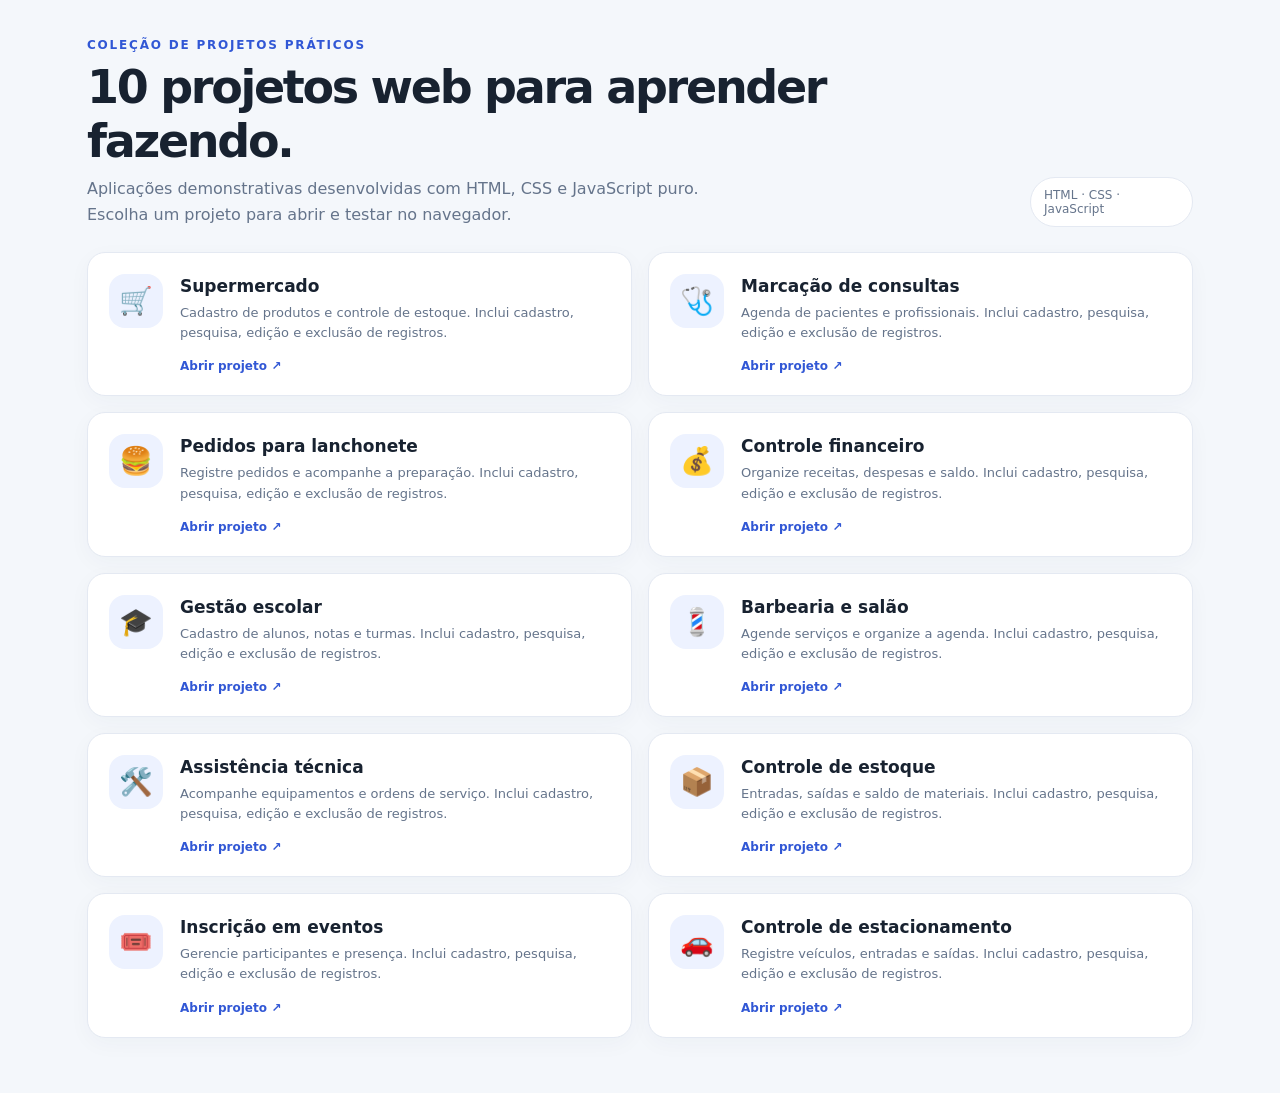
<file: index.html>
<!DOCTYPE html>
<html lang="pt-BR"><head><meta charset="UTF-8"><meta name="viewport" content="width=device-width, initial-scale=1.0">
<title>10 projetos em HTML, CSS e JavaScript</title><link rel="stylesheet" href="style.css"></head><body>
<main class="wrap"><header class="heading"><div><div class="eyebrow">Coleção de projetos práticos</div><h1>10 projetos web para aprender fazendo.</h1><p>Aplicações demonstrativas desenvolvidas com HTML, CSS e JavaScript puro.<br>Escolha um projeto para abrir e testar no navegador.</p></div><span class="tag">HTML · CSS · JavaScript</span></header>
<section class="grid">
      <a class="card" href="01-supermercado/index.html"><div class="ico">🛒</div><div><h2>Supermercado</h2><p>Cadastro de produtos e controle de estoque. Inclui cadastro, pesquisa, edição e exclusão de registros.</p><span class="go">Abrir projeto ↗</span></div></a>
      <a class="card" href="02-marcacao-consultas/index.html"><div class="ico">🩺</div><div><h2>Marcação de consultas</h2><p>Agenda de pacientes e profissionais. Inclui cadastro, pesquisa, edição e exclusão de registros.</p><span class="go">Abrir projeto ↗</span></div></a>
      <a class="card" href="03-lanchonete/index.html"><div class="ico">🍔</div><div><h2>Pedidos para lanchonete</h2><p>Registre pedidos e acompanhe a preparação. Inclui cadastro, pesquisa, edição e exclusão de registros.</p><span class="go">Abrir projeto ↗</span></div></a>
      <a class="card" href="04-financas/index.html"><div class="ico">💰</div><div><h2>Controle financeiro</h2><p>Organize receitas, despesas e saldo. Inclui cadastro, pesquisa, edição e exclusão de registros.</p><span class="go">Abrir projeto ↗</span></div></a>
      <a class="card" href="05-gestao-escolar/index.html"><div class="ico">🎓</div><div><h2>Gestão escolar</h2><p>Cadastro de alunos, notas e turmas. Inclui cadastro, pesquisa, edição e exclusão de registros.</p><span class="go">Abrir projeto ↗</span></div></a>
      <a class="card" href="06-salao/index.html"><div class="ico">💈</div><div><h2>Barbearia e salão</h2><p>Agende serviços e organize a agenda. Inclui cadastro, pesquisa, edição e exclusão de registros.</p><span class="go">Abrir projeto ↗</span></div></a>
      <a class="card" href="07-assistencia-tecnica/index.html"><div class="ico">🛠️</div><div><h2>Assistência técnica</h2><p>Acompanhe equipamentos e ordens de serviço. Inclui cadastro, pesquisa, edição e exclusão de registros.</p><span class="go">Abrir projeto ↗</span></div></a>
      <a class="card" href="08-estoque/index.html"><div class="ico">📦</div><div><h2>Controle de estoque</h2><p>Entradas, saídas e saldo de materiais. Inclui cadastro, pesquisa, edição e exclusão de registros.</p><span class="go">Abrir projeto ↗</span></div></a>
      <a class="card" href="09-eventos/index.html"><div class="ico">🎟️</div><div><h2>Inscrição em eventos</h2><p>Gerencie participantes e presença. Inclui cadastro, pesquisa, edição e exclusão de registros.</p><span class="go">Abrir projeto ↗</span></div></a>
      <a class="card" href="10-estacionamento/index.html"><div class="ico">🚗</div><div><h2>Controle de estacionamento</h2><p>Registre veículos, entradas e saídas. Inclui cadastro, pesquisa, edição e exclusão de registros.</p><span class="go">Abrir projeto ↗</span></div></a>
</section>
</main>
</body>
</html>
</file>
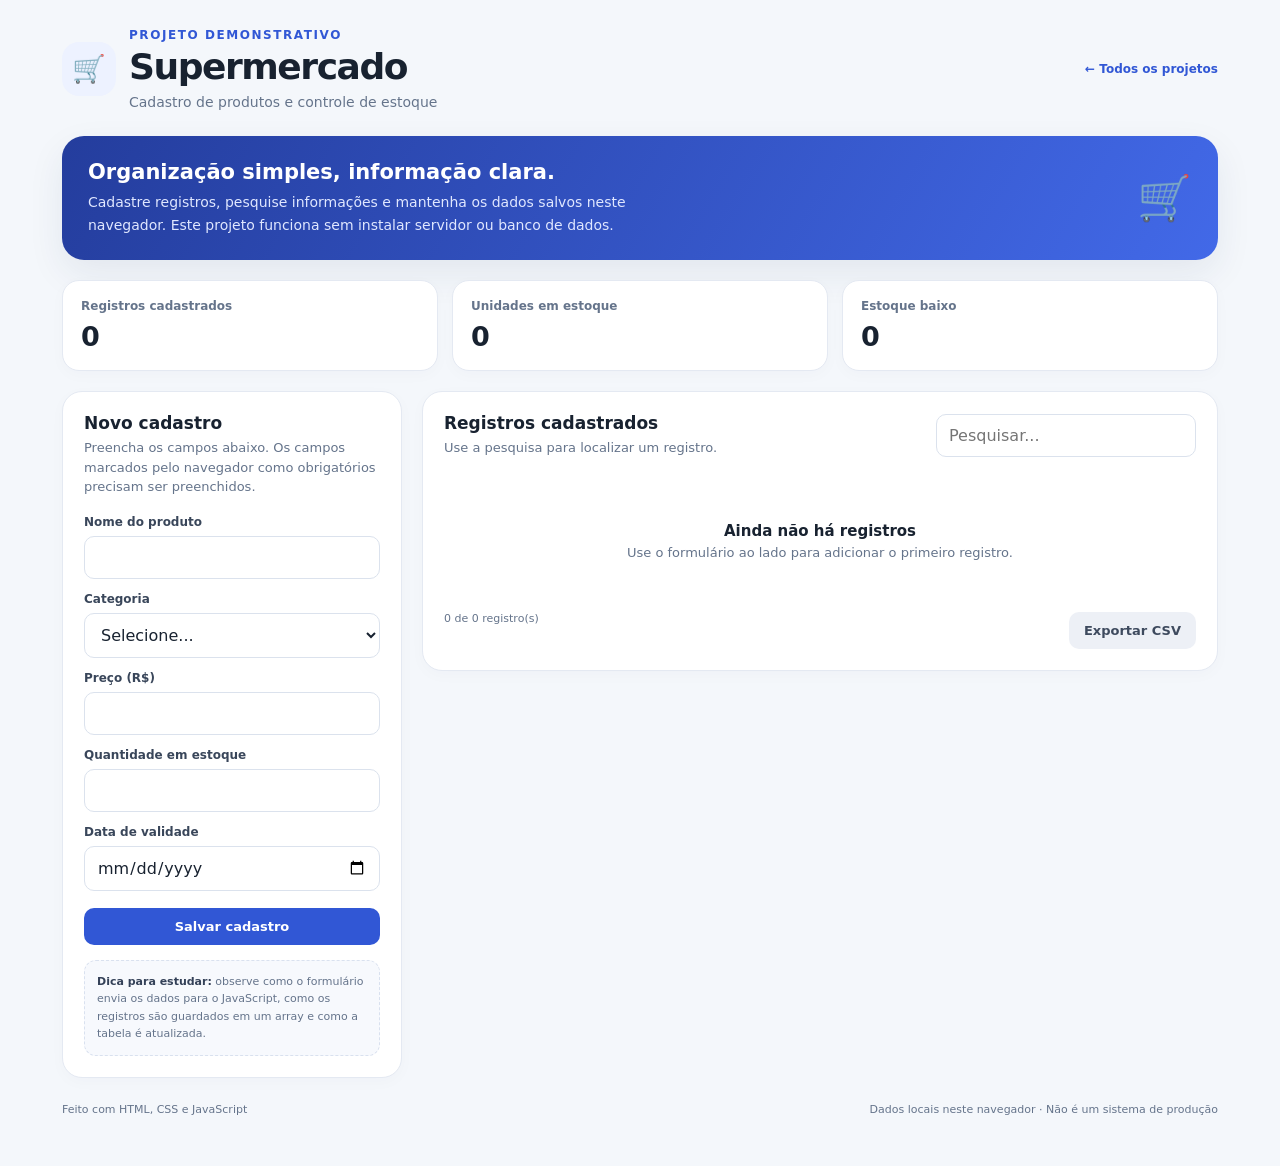
<file: 01-supermercado/index.html>
<!DOCTYPE html>
<html lang="pt-BR">
<head>
  <meta charset="UTF-8">
  <meta name="viewport" content="width=device-width, initial-scale=1.0">
  <meta name="description" content="Cadastro de produtos e controle de estoque">
  <title>Supermercado | Projeto HTML, CSS e JS</title>
  <link rel="stylesheet" href="style.css">
</head>
<body>
  <main class="shell">
    <header class="topbar">
      <div class="brand"><div class="logo" aria-hidden="true">🛒</div><div><p class="eyebrow">Projeto demonstrativo</p><h1>Supermercado</h1><p class="subtitle">Cadastro de produtos e controle de estoque</p></div></div>
      <a class="backlink" href="../index.html">← Todos os projetos</a>
    </header>
    <section class="hero">
      <div><h2>Organização simples, informação clara.</h2><p>Cadastre registros, pesquise informações e mantenha os dados salvos neste navegador. Este projeto funciona sem instalar servidor ou banco de dados.</p></div><div class="hero-mark" aria-hidden="true">🛒</div>
    </section>
    <section class="stats" id="stats" aria-label="Resumo do sistema"></section>
    <section class="content">
      <aside class="panel">
        <h3 id="formTitle">Novo cadastro</h3><p class="panel-intro">Preencha os campos abaixo. Os campos marcados pelo navegador como obrigatórios precisam ser preenchidos.</p>
        <form id="recordForm">
          <input type="hidden" id="recordId">
          <div class="form-grid"><div class="field"><label for="produto">Nome do produto</label><input id="produto" name="produto" type="text" required></div><div class="field"><label for="categoria">Categoria</label><select id="categoria" name="categoria" required><option value="">Selecione...</option><option value="Mercearia">Mercearia</option><option value="Hortifruti">Hortifruti</option><option value="Bebidas">Bebidas</option><option value="Limpeza">Limpeza</option><option value="Higiene">Higiene</option><option value="Outros">Outros</option></select></div><div class="field"><label for="preco">Preço (R$)</label><input id="preco" name="preco" type="number" min="0" step="0.01" required></div><div class="field"><label for="quantidade">Quantidade em estoque</label><input id="quantidade" name="quantidade" type="number" min="0" step="1" required></div><div class="field"><label for="validade">Data de validade</label><input id="validade" name="validade" type="date"></div></div>
          <div class="actions"><button class="btn btn-primary" type="submit" id="saveBtn">Salvar cadastro</button><button class="btn btn-secondary" type="button" id="cancelBtn" hidden>Cancelar edição</button></div>
          <div id="notice" class="notice" role="status" aria-live="polite"></div>
        </form>
        <div class="help"><strong>Dica para estudar:</strong> observe como o formulário envia os dados para o JavaScript, como os registros são guardados em um array e como a tabela é atualizada.</div>
      </aside>
      <section class="panel">
        <div class="list-head"><div><h3>Registros cadastrados</h3><p class="panel-intro" style="margin:5px 0 0">Use a pesquisa para localizar um registro.</p></div><input class="search" id="searchInput" type="search" placeholder="Pesquisar..." aria-label="Pesquisar registros"></div>
        <div class="filter-row" id="filters"></div>
        <div id="tableArea"></div>
        <div class="foot"><span id="countLabel">0 registros</span><button class="btn btn-secondary" type="button" id="exportBtn">Exportar CSV</button></div>
      </section>
    </section>
    <footer class="foot" style="margin-top:25px"><span>Feito com HTML, CSS e JavaScript</span><span>Dados locais neste navegador · Não é um sistema de produção</span></footer>
  </main>
  <script src="script.js"></script>
</body>
</html>
</file>
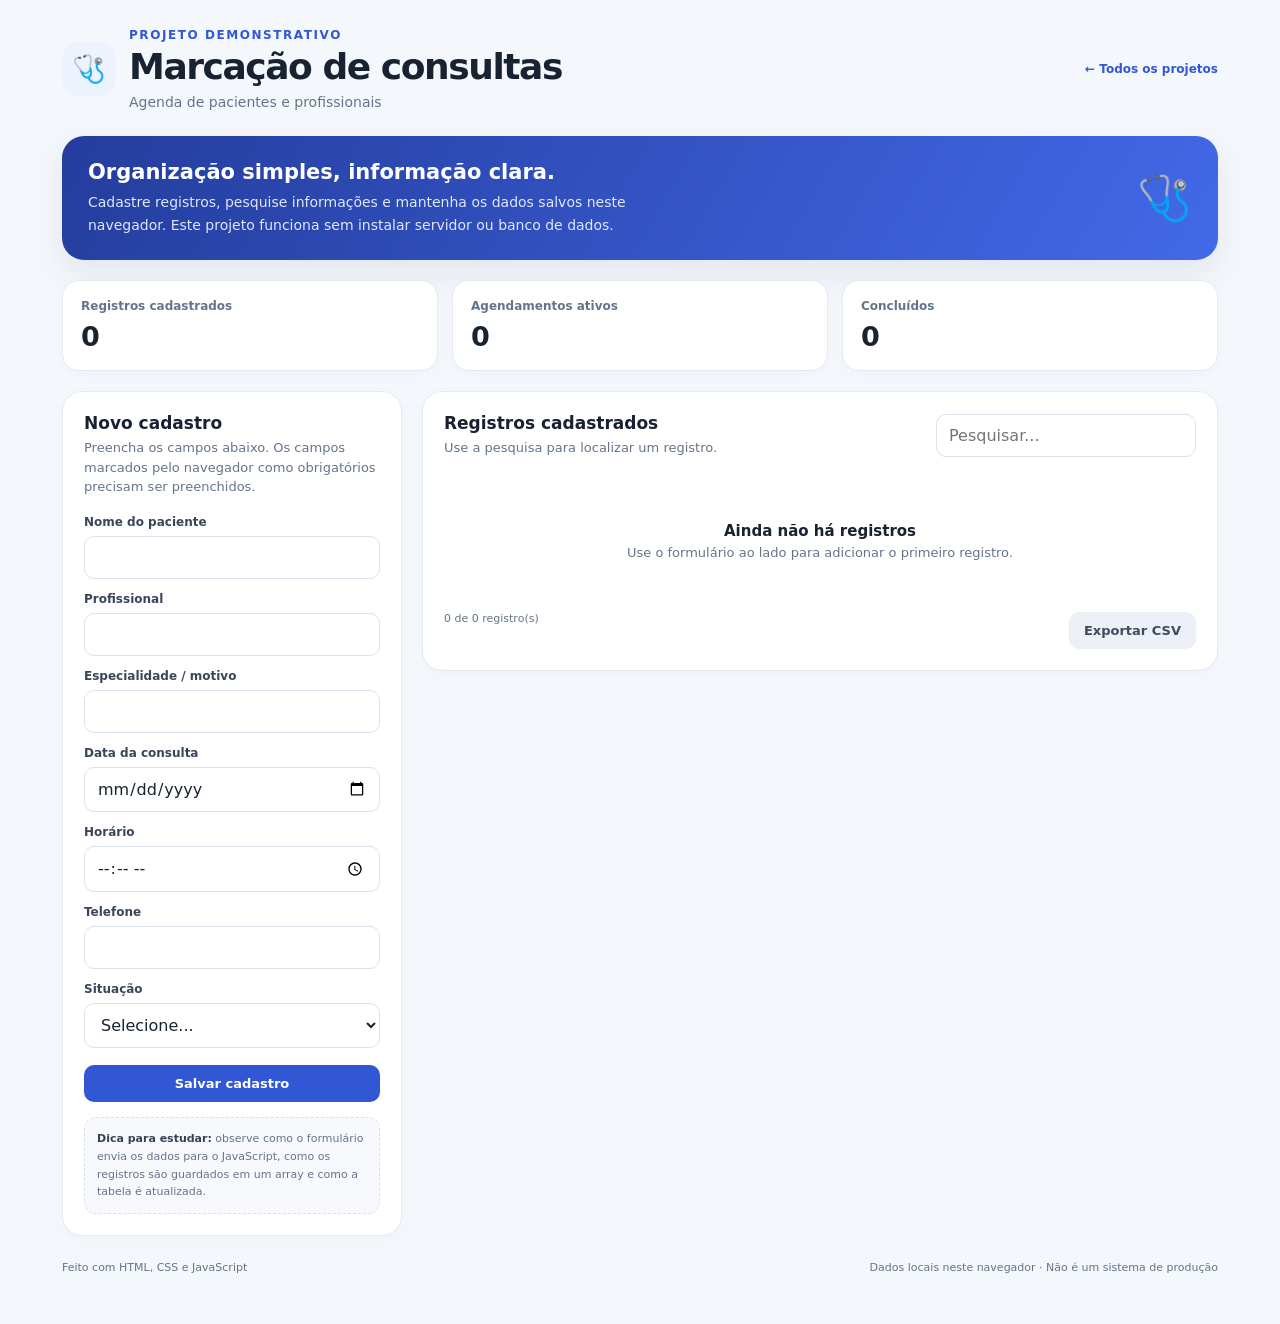
<file: 02-marcacao-consultas/index.html>
<!DOCTYPE html>
<html lang="pt-BR">
<head>
  <meta charset="UTF-8">
  <meta name="viewport" content="width=device-width, initial-scale=1.0">
  <meta name="description" content="Agenda de pacientes e profissionais">
  <title>Marcação de consultas | Projeto HTML, CSS e JS</title>
  <link rel="stylesheet" href="style.css">
</head>
<body>
  <main class="shell">
    <header class="topbar">
      <div class="brand"><div class="logo" aria-hidden="true">🩺</div><div><p class="eyebrow">Projeto demonstrativo</p><h1>Marcação de consultas</h1><p class="subtitle">Agenda de pacientes e profissionais</p></div></div>
      <a class="backlink" href="../index.html">← Todos os projetos</a>
    </header>
    <section class="hero">
      <div><h2>Organização simples, informação clara.</h2><p>Cadastre registros, pesquise informações e mantenha os dados salvos neste navegador. Este projeto funciona sem instalar servidor ou banco de dados.</p></div><div class="hero-mark" aria-hidden="true">🩺</div>
    </section>
    <section class="stats" id="stats" aria-label="Resumo do sistema"></section>
    <section class="content">
      <aside class="panel">
        <h3 id="formTitle">Novo cadastro</h3><p class="panel-intro">Preencha os campos abaixo. Os campos marcados pelo navegador como obrigatórios precisam ser preenchidos.</p>
        <form id="recordForm">
          <input type="hidden" id="recordId">
          <div class="form-grid"><div class="field"><label for="paciente">Nome do paciente</label><input id="paciente" name="paciente" type="text" required></div><div class="field"><label for="profissional">Profissional</label><input id="profissional" name="profissional" type="text" required></div><div class="field"><label for="servico">Especialidade / motivo</label><input id="servico" name="servico" type="text" required></div><div class="field"><label for="data">Data da consulta</label><input id="data" name="data" type="date" required></div><div class="field"><label for="hora">Horário</label><input id="hora" name="hora" type="time" required></div><div class="field"><label for="telefone">Telefone</label><input id="telefone" name="telefone" type="tel"></div><div class="field"><label for="status">Situação</label><select id="status" name="status" required><option value="">Selecione...</option><option value="Agendada">Agendada</option><option value="Confirmada">Confirmada</option><option value="Concluída">Concluída</option><option value="Cancelada">Cancelada</option></select></div></div>
          <div class="actions"><button class="btn btn-primary" type="submit" id="saveBtn">Salvar cadastro</button><button class="btn btn-secondary" type="button" id="cancelBtn" hidden>Cancelar edição</button></div>
          <div id="notice" class="notice" role="status" aria-live="polite"></div>
        </form>
        <div class="help"><strong>Dica para estudar:</strong> observe como o formulário envia os dados para o JavaScript, como os registros são guardados em um array e como a tabela é atualizada.</div>
      </aside>
      <section class="panel">
        <div class="list-head"><div><h3>Registros cadastrados</h3><p class="panel-intro" style="margin:5px 0 0">Use a pesquisa para localizar um registro.</p></div><input class="search" id="searchInput" type="search" placeholder="Pesquisar..." aria-label="Pesquisar registros"></div>
        <div class="filter-row" id="filters"></div>
        <div id="tableArea"></div>
        <div class="foot"><span id="countLabel">0 registros</span><button class="btn btn-secondary" type="button" id="exportBtn">Exportar CSV</button></div>
      </section>
    </section>
    <footer class="foot" style="margin-top:25px"><span>Feito com HTML, CSS e JavaScript</span><span>Dados locais neste navegador · Não é um sistema de produção</span></footer>
  </main>
  <script src="script.js"></script>
</body>
</html>
</file>
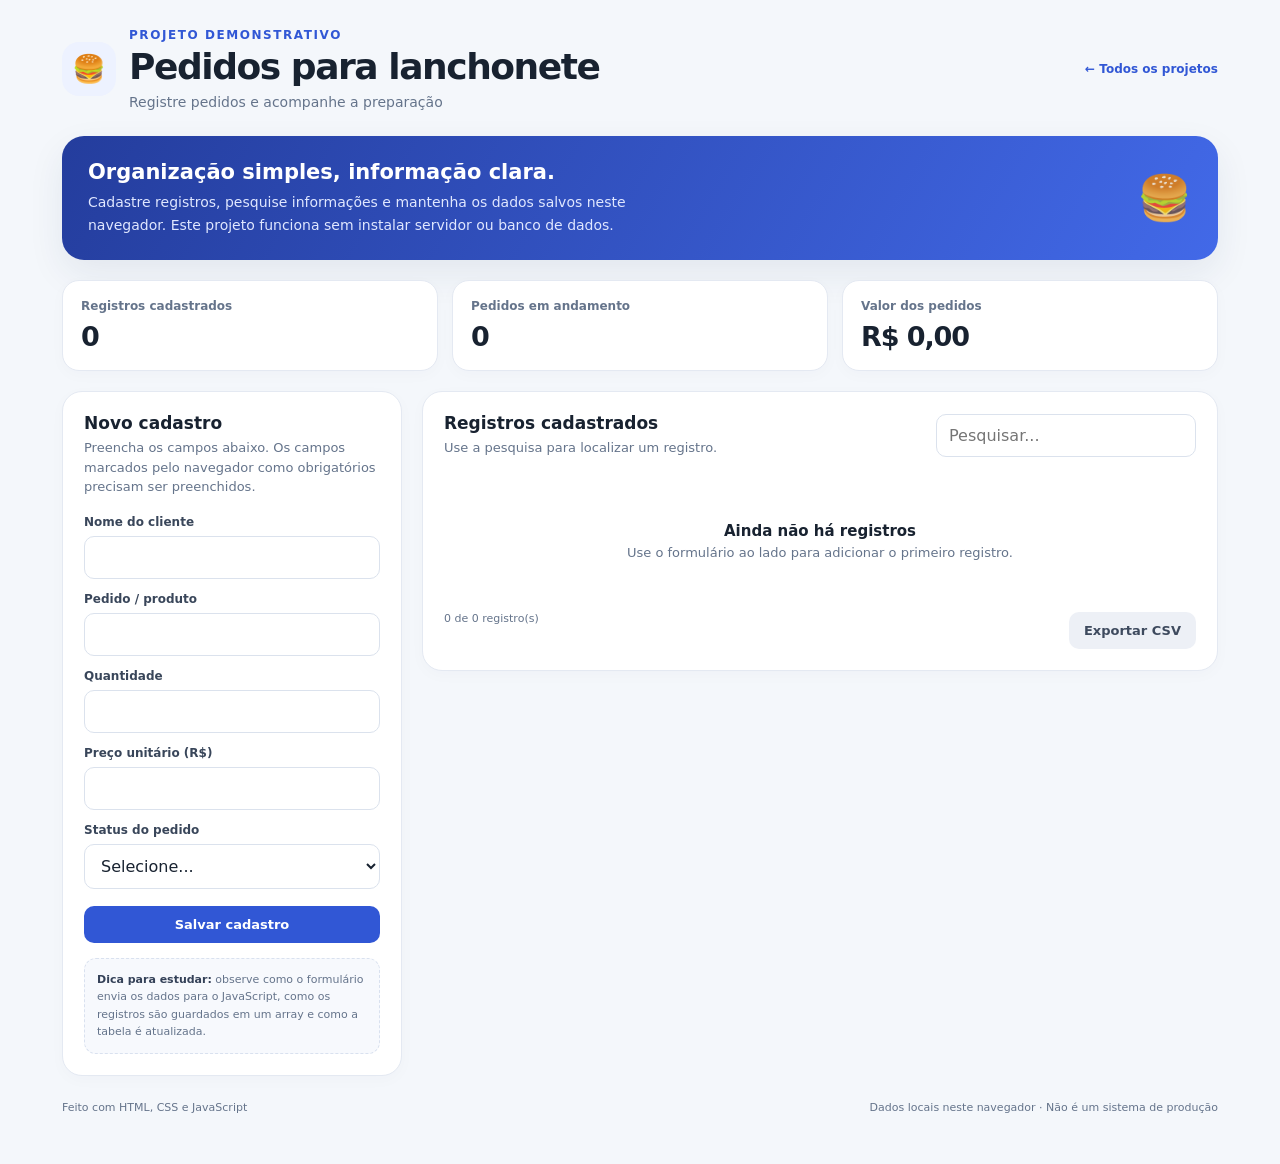
<file: 03-lanchonete/index.html>
<!DOCTYPE html>
<html lang="pt-BR">
<head>
  <meta charset="UTF-8">
  <meta name="viewport" content="width=device-width, initial-scale=1.0">
  <meta name="description" content="Registre pedidos e acompanhe a preparação">
  <title>Pedidos para lanchonete | Projeto HTML, CSS e JS</title>
  <link rel="stylesheet" href="style.css">
</head>
<body>
  <main class="shell">
    <header class="topbar">
      <div class="brand"><div class="logo" aria-hidden="true">🍔</div><div><p class="eyebrow">Projeto demonstrativo</p><h1>Pedidos para lanchonete</h1><p class="subtitle">Registre pedidos e acompanhe a preparação</p></div></div>
      <a class="backlink" href="../index.html">← Todos os projetos</a>
    </header>
    <section class="hero">
      <div><h2>Organização simples, informação clara.</h2><p>Cadastre registros, pesquise informações e mantenha os dados salvos neste navegador. Este projeto funciona sem instalar servidor ou banco de dados.</p></div><div class="hero-mark" aria-hidden="true">🍔</div>
    </section>
    <section class="stats" id="stats" aria-label="Resumo do sistema"></section>
    <section class="content">
      <aside class="panel">
        <h3 id="formTitle">Novo cadastro</h3><p class="panel-intro">Preencha os campos abaixo. Os campos marcados pelo navegador como obrigatórios precisam ser preenchidos.</p>
        <form id="recordForm">
          <input type="hidden" id="recordId">
          <div class="form-grid"><div class="field"><label for="cliente">Nome do cliente</label><input id="cliente" name="cliente" type="text" required></div><div class="field"><label for="produto">Pedido / produto</label><input id="produto" name="produto" type="text" required></div><div class="field"><label for="quantidade">Quantidade</label><input id="quantidade" name="quantidade" type="number" min="1" step="1" required></div><div class="field"><label for="preco">Preço unitário (R$)</label><input id="preco" name="preco" type="number" min="0" step="0.01" required></div><div class="field"><label for="status">Status do pedido</label><select id="status" name="status" required><option value="">Selecione...</option><option value="Recebido">Recebido</option><option value="Preparando">Preparando</option><option value="Pronto">Pronto</option><option value="Entregue">Entregue</option><option value="Cancelado">Cancelado</option></select></div></div>
          <div class="actions"><button class="btn btn-primary" type="submit" id="saveBtn">Salvar cadastro</button><button class="btn btn-secondary" type="button" id="cancelBtn" hidden>Cancelar edição</button></div>
          <div id="notice" class="notice" role="status" aria-live="polite"></div>
        </form>
        <div class="help"><strong>Dica para estudar:</strong> observe como o formulário envia os dados para o JavaScript, como os registros são guardados em um array e como a tabela é atualizada.</div>
      </aside>
      <section class="panel">
        <div class="list-head"><div><h3>Registros cadastrados</h3><p class="panel-intro" style="margin:5px 0 0">Use a pesquisa para localizar um registro.</p></div><input class="search" id="searchInput" type="search" placeholder="Pesquisar..." aria-label="Pesquisar registros"></div>
        <div class="filter-row" id="filters"></div>
        <div id="tableArea"></div>
        <div class="foot"><span id="countLabel">0 registros</span><button class="btn btn-secondary" type="button" id="exportBtn">Exportar CSV</button></div>
      </section>
    </section>
    <footer class="foot" style="margin-top:25px"><span>Feito com HTML, CSS e JavaScript</span><span>Dados locais neste navegador · Não é um sistema de produção</span></footer>
  </main>
  <script src="script.js"></script>
</body>
</html>
</file>
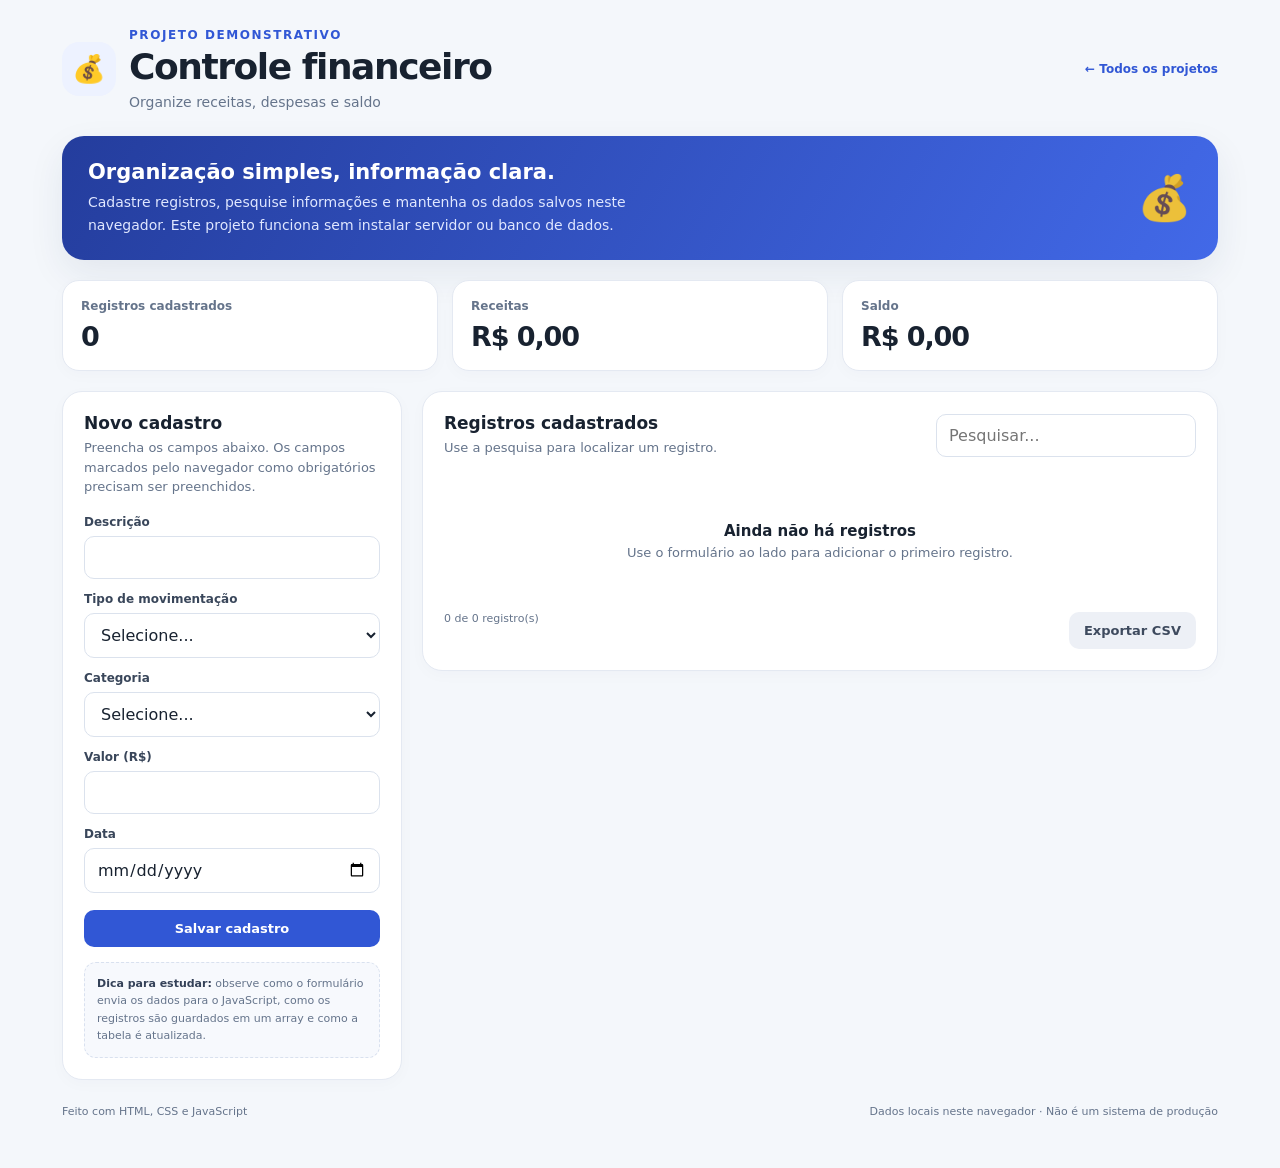
<file: 04-financas/index.html>
<!DOCTYPE html>
<html lang="pt-BR">
<head>
  <meta charset="UTF-8">
  <meta name="viewport" content="width=device-width, initial-scale=1.0">
  <meta name="description" content="Organize receitas, despesas e saldo">
  <title>Controle financeiro | Projeto HTML, CSS e JS</title>
  <link rel="stylesheet" href="style.css">
</head>
<body>
  <main class="shell">
    <header class="topbar">
      <div class="brand"><div class="logo" aria-hidden="true">💰</div><div><p class="eyebrow">Projeto demonstrativo</p><h1>Controle financeiro</h1><p class="subtitle">Organize receitas, despesas e saldo</p></div></div>
      <a class="backlink" href="../index.html">← Todos os projetos</a>
    </header>
    <section class="hero">
      <div><h2>Organização simples, informação clara.</h2><p>Cadastre registros, pesquise informações e mantenha os dados salvos neste navegador. Este projeto funciona sem instalar servidor ou banco de dados.</p></div><div class="hero-mark" aria-hidden="true">💰</div>
    </section>
    <section class="stats" id="stats" aria-label="Resumo do sistema"></section>
    <section class="content">
      <aside class="panel">
        <h3 id="formTitle">Novo cadastro</h3><p class="panel-intro">Preencha os campos abaixo. Os campos marcados pelo navegador como obrigatórios precisam ser preenchidos.</p>
        <form id="recordForm">
          <input type="hidden" id="recordId">
          <div class="form-grid"><div class="field"><label for="descricao">Descrição</label><input id="descricao" name="descricao" type="text" required></div><div class="field"><label for="tipo">Tipo de movimentação</label><select id="tipo" name="tipo" required><option value="">Selecione...</option><option value="Receita">Receita</option><option value="Despesa">Despesa</option></select></div><div class="field"><label for="categoria">Categoria</label><select id="categoria" name="categoria" required><option value="">Selecione...</option><option value="Alimentação">Alimentação</option><option value="Transporte">Transporte</option><option value="Moradia">Moradia</option><option value="Educação">Educação</option><option value="Saúde">Saúde</option><option value="Salário">Salário</option><option value="Vendas">Vendas</option><option value="Outros">Outros</option></select></div><div class="field"><label for="valor">Valor (R$)</label><input id="valor" name="valor" type="number" min="0.01" step="0.01" required></div><div class="field"><label for="data">Data</label><input id="data" name="data" type="date" required></div></div>
          <div class="actions"><button class="btn btn-primary" type="submit" id="saveBtn">Salvar cadastro</button><button class="btn btn-secondary" type="button" id="cancelBtn" hidden>Cancelar edição</button></div>
          <div id="notice" class="notice" role="status" aria-live="polite"></div>
        </form>
        <div class="help"><strong>Dica para estudar:</strong> observe como o formulário envia os dados para o JavaScript, como os registros são guardados em um array e como a tabela é atualizada.</div>
      </aside>
      <section class="panel">
        <div class="list-head"><div><h3>Registros cadastrados</h3><p class="panel-intro" style="margin:5px 0 0">Use a pesquisa para localizar um registro.</p></div><input class="search" id="searchInput" type="search" placeholder="Pesquisar..." aria-label="Pesquisar registros"></div>
        <div class="filter-row" id="filters"></div>
        <div id="tableArea"></div>
        <div class="foot"><span id="countLabel">0 registros</span><button class="btn btn-secondary" type="button" id="exportBtn">Exportar CSV</button></div>
      </section>
    </section>
    <footer class="foot" style="margin-top:25px"><span>Feito com HTML, CSS e JavaScript</span><span>Dados locais neste navegador · Não é um sistema de produção</span></footer>
  </main>
  <script src="script.js"></script>
</body>
</html>
</file>
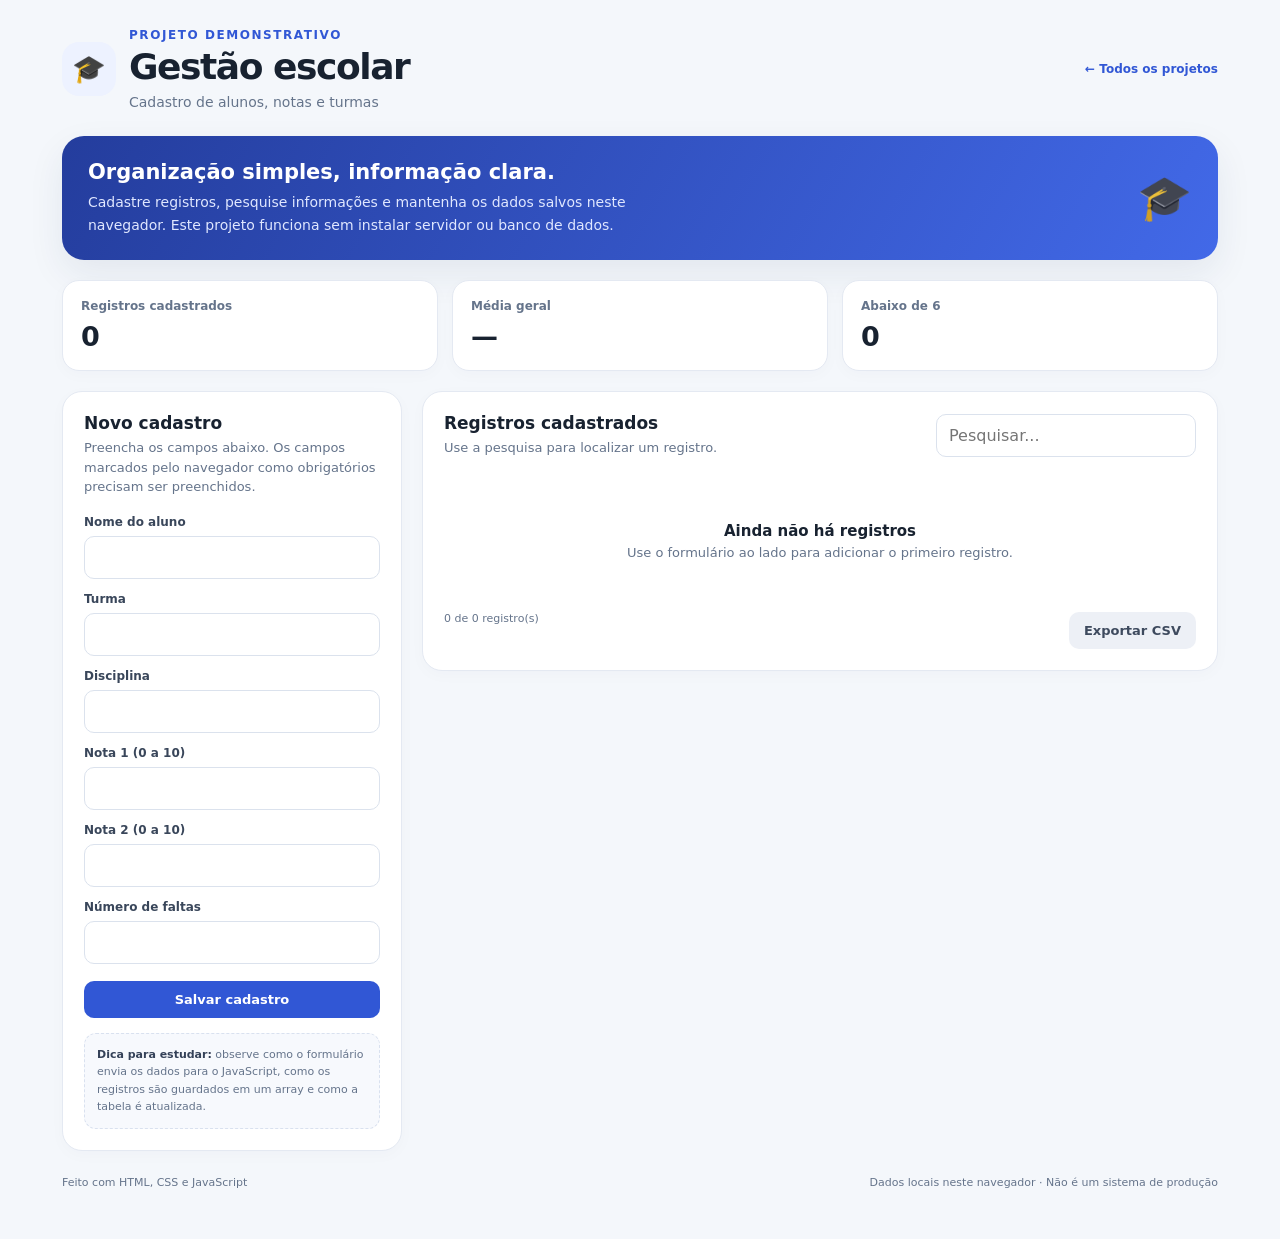
<file: 05-gestao-escolar/index.html>
<!DOCTYPE html>
<html lang="pt-BR">
<head>
  <meta charset="UTF-8">
  <meta name="viewport" content="width=device-width, initial-scale=1.0">
  <meta name="description" content="Cadastro de alunos, notas e turmas">
  <title>Gestão escolar | Projeto HTML, CSS e JS</title>
  <link rel="stylesheet" href="style.css">
</head>
<body>
  <main class="shell">
    <header class="topbar">
      <div class="brand"><div class="logo" aria-hidden="true">🎓</div><div><p class="eyebrow">Projeto demonstrativo</p><h1>Gestão escolar</h1><p class="subtitle">Cadastro de alunos, notas e turmas</p></div></div>
      <a class="backlink" href="../index.html">← Todos os projetos</a>
    </header>
    <section class="hero">
      <div><h2>Organização simples, informação clara.</h2><p>Cadastre registros, pesquise informações e mantenha os dados salvos neste navegador. Este projeto funciona sem instalar servidor ou banco de dados.</p></div><div class="hero-mark" aria-hidden="true">🎓</div>
    </section>
    <section class="stats" id="stats" aria-label="Resumo do sistema"></section>
    <section class="content">
      <aside class="panel">
        <h3 id="formTitle">Novo cadastro</h3><p class="panel-intro">Preencha os campos abaixo. Os campos marcados pelo navegador como obrigatórios precisam ser preenchidos.</p>
        <form id="recordForm">
          <input type="hidden" id="recordId">
          <div class="form-grid"><div class="field"><label for="nome">Nome do aluno</label><input id="nome" name="nome" type="text" required></div><div class="field"><label for="turma">Turma</label><input id="turma" name="turma" type="text" required></div><div class="field"><label for="disciplina">Disciplina</label><input id="disciplina" name="disciplina" type="text" required></div><div class="field"><label for="nota1">Nota 1 (0 a 10)</label><input id="nota1" name="nota1" type="number" min="0" max="10" step="0.1" required></div><div class="field"><label for="nota2">Nota 2 (0 a 10)</label><input id="nota2" name="nota2" type="number" min="0" max="10" step="0.1" required></div><div class="field"><label for="faltas">Número de faltas</label><input id="faltas" name="faltas" type="number" min="0" step="1" required></div></div>
          <div class="actions"><button class="btn btn-primary" type="submit" id="saveBtn">Salvar cadastro</button><button class="btn btn-secondary" type="button" id="cancelBtn" hidden>Cancelar edição</button></div>
          <div id="notice" class="notice" role="status" aria-live="polite"></div>
        </form>
        <div class="help"><strong>Dica para estudar:</strong> observe como o formulário envia os dados para o JavaScript, como os registros são guardados em um array e como a tabela é atualizada.</div>
      </aside>
      <section class="panel">
        <div class="list-head"><div><h3>Registros cadastrados</h3><p class="panel-intro" style="margin:5px 0 0">Use a pesquisa para localizar um registro.</p></div><input class="search" id="searchInput" type="search" placeholder="Pesquisar..." aria-label="Pesquisar registros"></div>
        <div class="filter-row" id="filters"></div>
        <div id="tableArea"></div>
        <div class="foot"><span id="countLabel">0 registros</span><button class="btn btn-secondary" type="button" id="exportBtn">Exportar CSV</button></div>
      </section>
    </section>
    <footer class="foot" style="margin-top:25px"><span>Feito com HTML, CSS e JavaScript</span><span>Dados locais neste navegador · Não é um sistema de produção</span></footer>
  </main>
  <script src="script.js"></script>
</body>
</html>
</file>
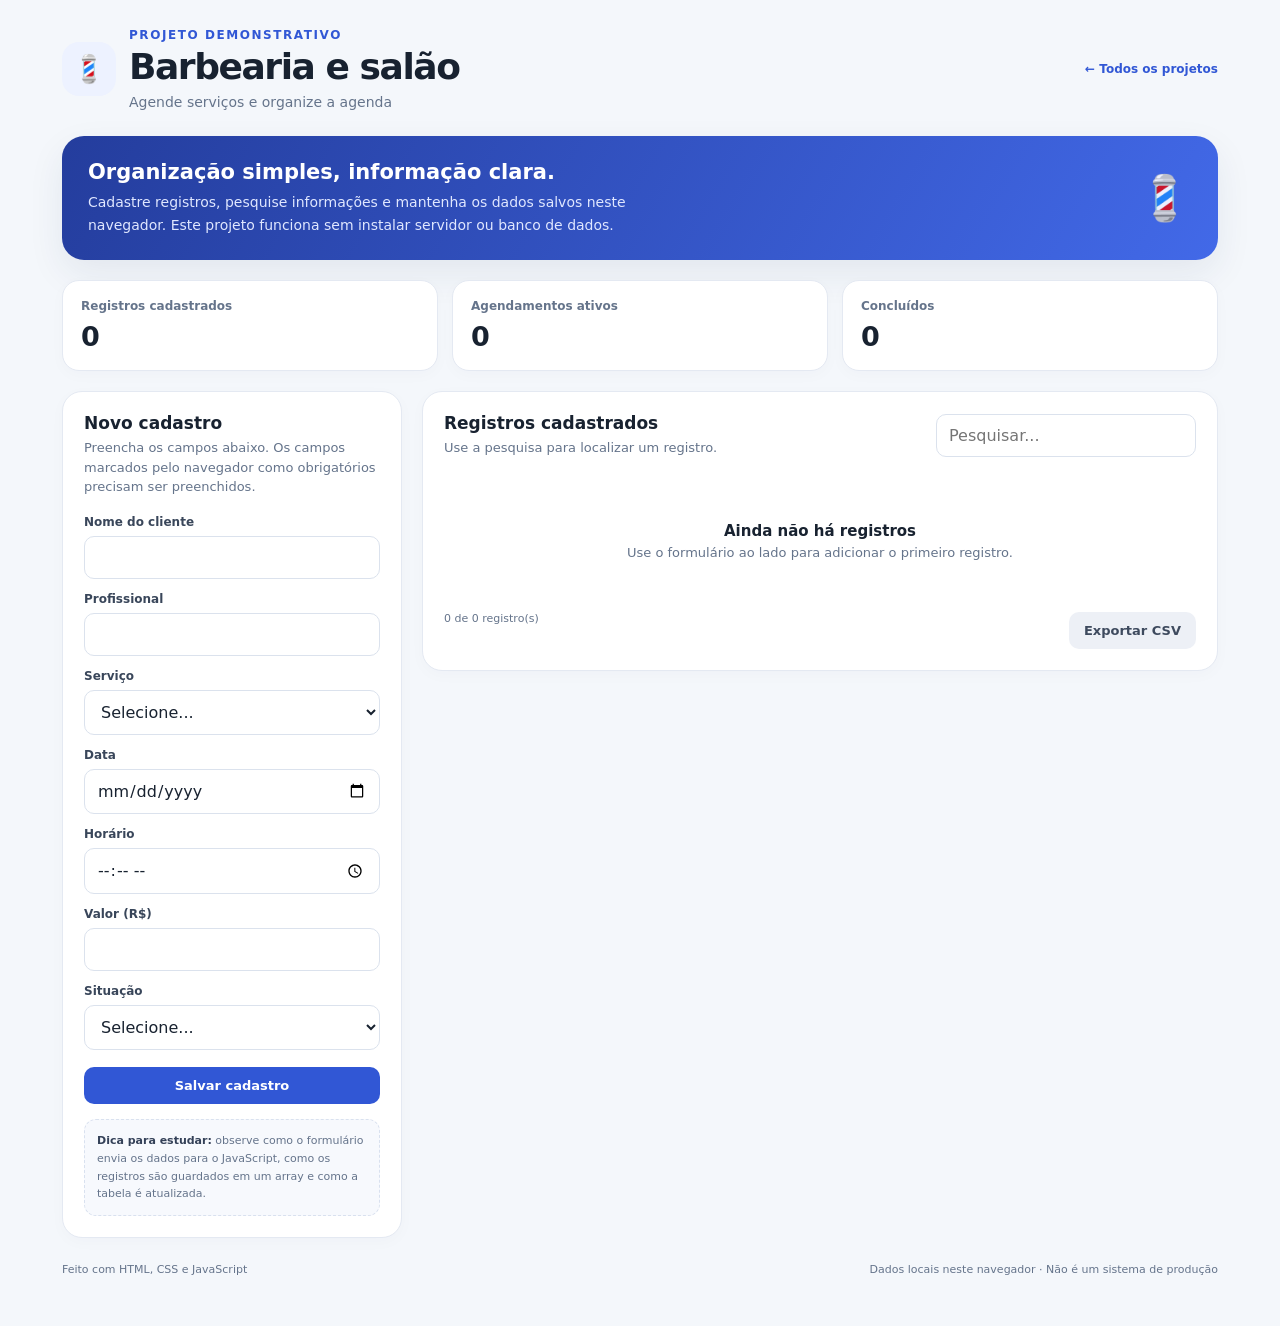
<file: 06-salao/index.html>
<!DOCTYPE html>
<html lang="pt-BR">
<head>
  <meta charset="UTF-8">
  <meta name="viewport" content="width=device-width, initial-scale=1.0">
  <meta name="description" content="Agende serviços e organize a agenda">
  <title>Barbearia e salão | Projeto HTML, CSS e JS</title>
  <link rel="stylesheet" href="style.css">
</head>
<body>
  <main class="shell">
    <header class="topbar">
      <div class="brand"><div class="logo" aria-hidden="true">💈</div><div><p class="eyebrow">Projeto demonstrativo</p><h1>Barbearia e salão</h1><p class="subtitle">Agende serviços e organize a agenda</p></div></div>
      <a class="backlink" href="../index.html">← Todos os projetos</a>
    </header>
    <section class="hero">
      <div><h2>Organização simples, informação clara.</h2><p>Cadastre registros, pesquise informações e mantenha os dados salvos neste navegador. Este projeto funciona sem instalar servidor ou banco de dados.</p></div><div class="hero-mark" aria-hidden="true">💈</div>
    </section>
    <section class="stats" id="stats" aria-label="Resumo do sistema"></section>
    <section class="content">
      <aside class="panel">
        <h3 id="formTitle">Novo cadastro</h3><p class="panel-intro">Preencha os campos abaixo. Os campos marcados pelo navegador como obrigatórios precisam ser preenchidos.</p>
        <form id="recordForm">
          <input type="hidden" id="recordId">
          <div class="form-grid"><div class="field"><label for="cliente">Nome do cliente</label><input id="cliente" name="cliente" type="text" required></div><div class="field"><label for="profissional">Profissional</label><input id="profissional" name="profissional" type="text" required></div><div class="field"><label for="servico">Serviço</label><select id="servico" name="servico" required><option value="">Selecione...</option><option value="Corte">Corte</option><option value="Barba">Barba</option><option value="Corte + barba">Corte + barba</option><option value="Manicure">Manicure</option><option value="Coloração">Coloração</option><option value="Outro">Outro</option></select></div><div class="field"><label for="data">Data</label><input id="data" name="data" type="date" required></div><div class="field"><label for="hora">Horário</label><input id="hora" name="hora" type="time" required></div><div class="field"><label for="valor">Valor (R$)</label><input id="valor" name="valor" type="number" min="0" step="0.01" required></div><div class="field"><label for="status">Situação</label><select id="status" name="status" required><option value="">Selecione...</option><option value="Agendado">Agendado</option><option value="Concluído">Concluído</option><option value="Cancelado">Cancelado</option></select></div></div>
          <div class="actions"><button class="btn btn-primary" type="submit" id="saveBtn">Salvar cadastro</button><button class="btn btn-secondary" type="button" id="cancelBtn" hidden>Cancelar edição</button></div>
          <div id="notice" class="notice" role="status" aria-live="polite"></div>
        </form>
        <div class="help"><strong>Dica para estudar:</strong> observe como o formulário envia os dados para o JavaScript, como os registros são guardados em um array e como a tabela é atualizada.</div>
      </aside>
      <section class="panel">
        <div class="list-head"><div><h3>Registros cadastrados</h3><p class="panel-intro" style="margin:5px 0 0">Use a pesquisa para localizar um registro.</p></div><input class="search" id="searchInput" type="search" placeholder="Pesquisar..." aria-label="Pesquisar registros"></div>
        <div class="filter-row" id="filters"></div>
        <div id="tableArea"></div>
        <div class="foot"><span id="countLabel">0 registros</span><button class="btn btn-secondary" type="button" id="exportBtn">Exportar CSV</button></div>
      </section>
    </section>
    <footer class="foot" style="margin-top:25px"><span>Feito com HTML, CSS e JavaScript</span><span>Dados locais neste navegador · Não é um sistema de produção</span></footer>
  </main>
  <script src="script.js"></script>
</body>
</html>
</file>
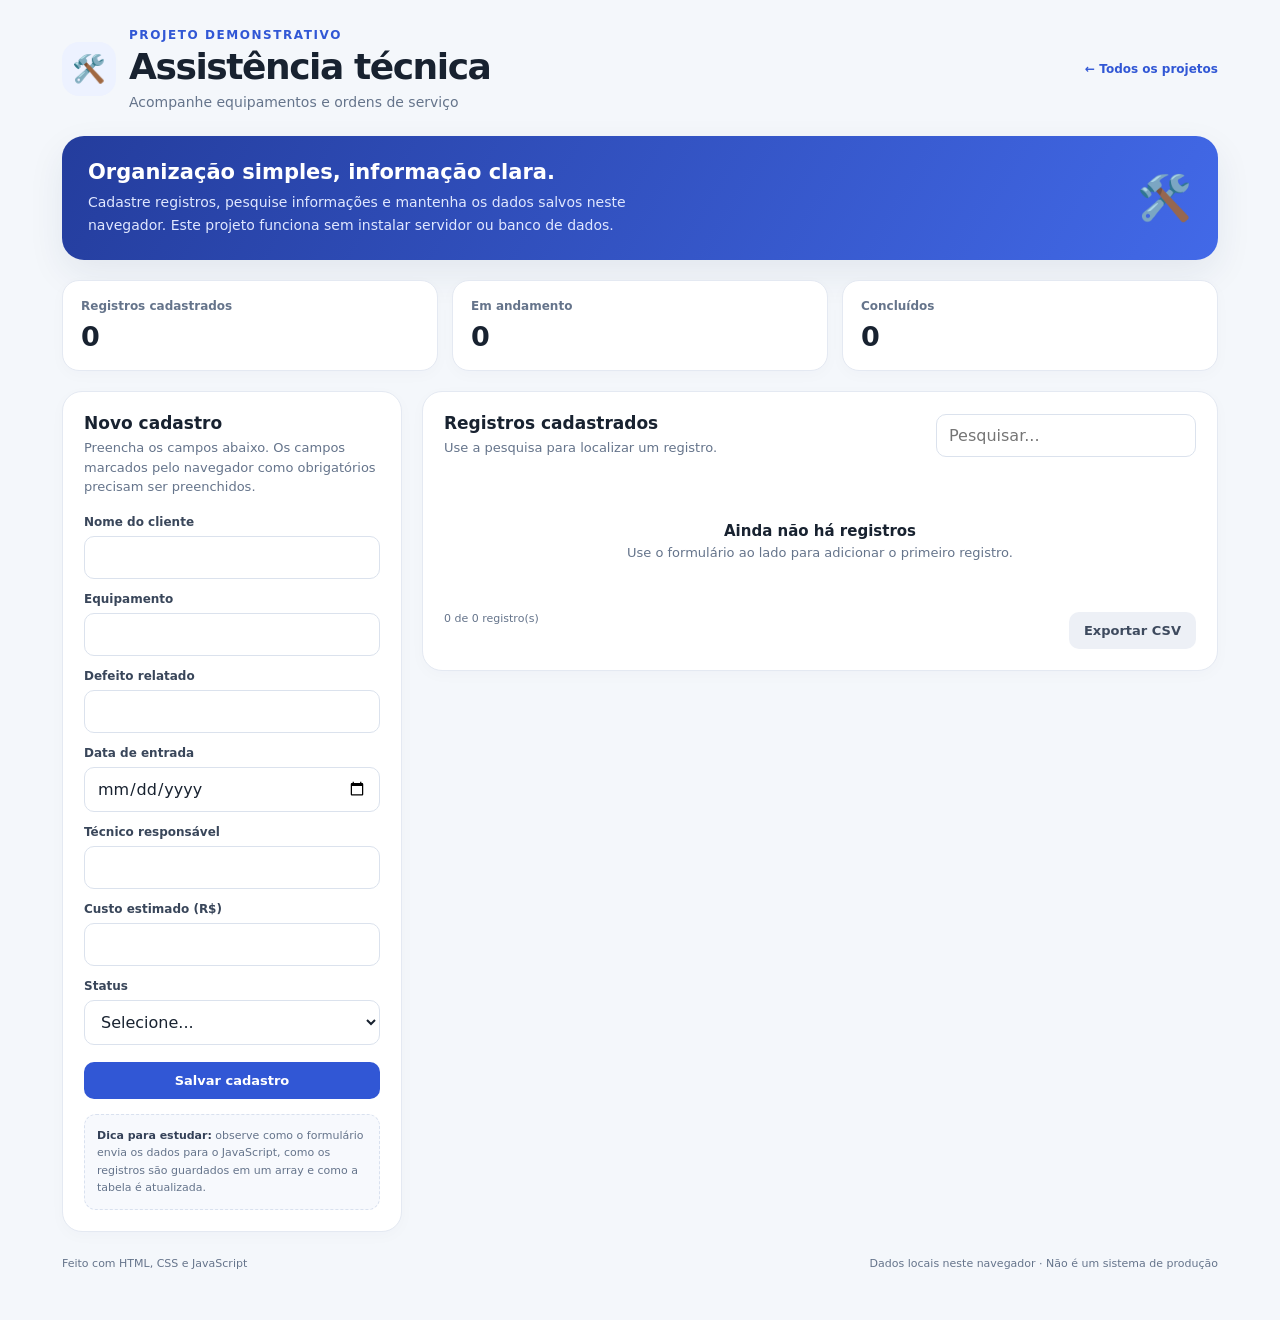
<file: 07-assistencia-tecnica/index.html>
<!DOCTYPE html>
<html lang="pt-BR">
<head>
  <meta charset="UTF-8">
  <meta name="viewport" content="width=device-width, initial-scale=1.0">
  <meta name="description" content="Acompanhe equipamentos e ordens de serviço">
  <title>Assistência técnica | Projeto HTML, CSS e JS</title>
  <link rel="stylesheet" href="style.css">
</head>
<body>
  <main class="shell">
    <header class="topbar">
      <div class="brand"><div class="logo" aria-hidden="true">🛠️</div><div><p class="eyebrow">Projeto demonstrativo</p><h1>Assistência técnica</h1><p class="subtitle">Acompanhe equipamentos e ordens de serviço</p></div></div>
      <a class="backlink" href="../index.html">← Todos os projetos</a>
    </header>
    <section class="hero">
      <div><h2>Organização simples, informação clara.</h2><p>Cadastre registros, pesquise informações e mantenha os dados salvos neste navegador. Este projeto funciona sem instalar servidor ou banco de dados.</p></div><div class="hero-mark" aria-hidden="true">🛠️</div>
    </section>
    <section class="stats" id="stats" aria-label="Resumo do sistema"></section>
    <section class="content">
      <aside class="panel">
        <h3 id="formTitle">Novo cadastro</h3><p class="panel-intro">Preencha os campos abaixo. Os campos marcados pelo navegador como obrigatórios precisam ser preenchidos.</p>
        <form id="recordForm">
          <input type="hidden" id="recordId">
          <div class="form-grid"><div class="field"><label for="cliente">Nome do cliente</label><input id="cliente" name="cliente" type="text" required></div><div class="field"><label for="equipamento">Equipamento</label><input id="equipamento" name="equipamento" type="text" required></div><div class="field"><label for="defeito">Defeito relatado</label><input id="defeito" name="defeito" type="text" required></div><div class="field"><label for="data">Data de entrada</label><input id="data" name="data" type="date" required></div><div class="field"><label for="tecnico">Técnico responsável</label><input id="tecnico" name="tecnico" type="text" required></div><div class="field"><label for="custo">Custo estimado (R$)</label><input id="custo" name="custo" type="number" min="0" step="0.01" required></div><div class="field"><label for="status">Status</label><select id="status" name="status" required><option value="">Selecione...</option><option value="Recebido">Recebido</option><option value="Em diagnóstico">Em diagnóstico</option><option value="Aguardando peça">Aguardando peça</option><option value="Em reparo">Em reparo</option><option value="Concluído">Concluído</option><option value="Entregue">Entregue</option></select></div></div>
          <div class="actions"><button class="btn btn-primary" type="submit" id="saveBtn">Salvar cadastro</button><button class="btn btn-secondary" type="button" id="cancelBtn" hidden>Cancelar edição</button></div>
          <div id="notice" class="notice" role="status" aria-live="polite"></div>
        </form>
        <div class="help"><strong>Dica para estudar:</strong> observe como o formulário envia os dados para o JavaScript, como os registros são guardados em um array e como a tabela é atualizada.</div>
      </aside>
      <section class="panel">
        <div class="list-head"><div><h3>Registros cadastrados</h3><p class="panel-intro" style="margin:5px 0 0">Use a pesquisa para localizar um registro.</p></div><input class="search" id="searchInput" type="search" placeholder="Pesquisar..." aria-label="Pesquisar registros"></div>
        <div class="filter-row" id="filters"></div>
        <div id="tableArea"></div>
        <div class="foot"><span id="countLabel">0 registros</span><button class="btn btn-secondary" type="button" id="exportBtn">Exportar CSV</button></div>
      </section>
    </section>
    <footer class="foot" style="margin-top:25px"><span>Feito com HTML, CSS e JavaScript</span><span>Dados locais neste navegador · Não é um sistema de produção</span></footer>
  </main>
  <script src="script.js"></script>
</body>
</html>
</file>
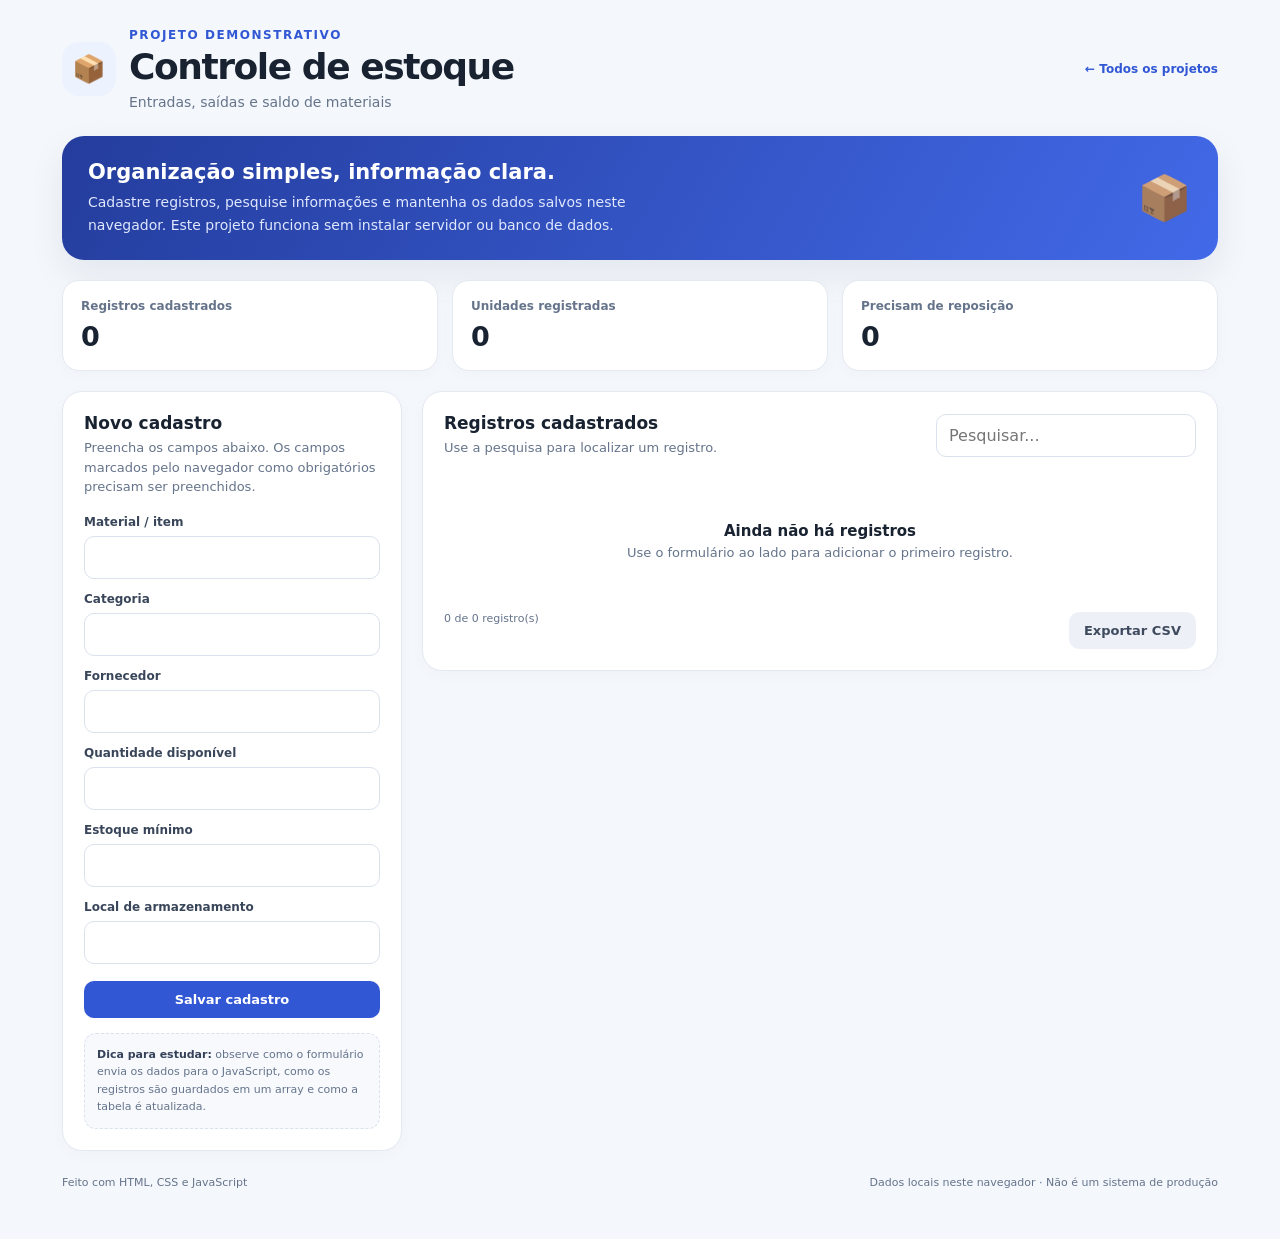
<file: 08-estoque/index.html>
<!DOCTYPE html>
<html lang="pt-BR">
<head>
  <meta charset="UTF-8">
  <meta name="viewport" content="width=device-width, initial-scale=1.0">
  <meta name="description" content="Entradas, saídas e saldo de materiais">
  <title>Controle de estoque | Projeto HTML, CSS e JS</title>
  <link rel="stylesheet" href="style.css">
</head>
<body>
  <main class="shell">
    <header class="topbar">
      <div class="brand"><div class="logo" aria-hidden="true">📦</div><div><p class="eyebrow">Projeto demonstrativo</p><h1>Controle de estoque</h1><p class="subtitle">Entradas, saídas e saldo de materiais</p></div></div>
      <a class="backlink" href="../index.html">← Todos os projetos</a>
    </header>
    <section class="hero">
      <div><h2>Organização simples, informação clara.</h2><p>Cadastre registros, pesquise informações e mantenha os dados salvos neste navegador. Este projeto funciona sem instalar servidor ou banco de dados.</p></div><div class="hero-mark" aria-hidden="true">📦</div>
    </section>
    <section class="stats" id="stats" aria-label="Resumo do sistema"></section>
    <section class="content">
      <aside class="panel">
        <h3 id="formTitle">Novo cadastro</h3><p class="panel-intro">Preencha os campos abaixo. Os campos marcados pelo navegador como obrigatórios precisam ser preenchidos.</p>
        <form id="recordForm">
          <input type="hidden" id="recordId">
          <div class="form-grid"><div class="field"><label for="material">Material / item</label><input id="material" name="material" type="text" required></div><div class="field"><label for="categoria">Categoria</label><input id="categoria" name="categoria" type="text" required></div><div class="field"><label for="fornecedor">Fornecedor</label><input id="fornecedor" name="fornecedor" type="text"></div><div class="field"><label for="quantidade">Quantidade disponível</label><input id="quantidade" name="quantidade" type="number" min="0" step="1" required></div><div class="field"><label for="minimo">Estoque mínimo</label><input id="minimo" name="minimo" type="number" min="0" step="1" required></div><div class="field"><label for="local">Local de armazenamento</label><input id="local" name="local" type="text"></div></div>
          <div class="actions"><button class="btn btn-primary" type="submit" id="saveBtn">Salvar cadastro</button><button class="btn btn-secondary" type="button" id="cancelBtn" hidden>Cancelar edição</button></div>
          <div id="notice" class="notice" role="status" aria-live="polite"></div>
        </form>
        <div class="help"><strong>Dica para estudar:</strong> observe como o formulário envia os dados para o JavaScript, como os registros são guardados em um array e como a tabela é atualizada.</div>
      </aside>
      <section class="panel">
        <div class="list-head"><div><h3>Registros cadastrados</h3><p class="panel-intro" style="margin:5px 0 0">Use a pesquisa para localizar um registro.</p></div><input class="search" id="searchInput" type="search" placeholder="Pesquisar..." aria-label="Pesquisar registros"></div>
        <div class="filter-row" id="filters"></div>
        <div id="tableArea"></div>
        <div class="foot"><span id="countLabel">0 registros</span><button class="btn btn-secondary" type="button" id="exportBtn">Exportar CSV</button></div>
      </section>
    </section>
    <footer class="foot" style="margin-top:25px"><span>Feito com HTML, CSS e JavaScript</span><span>Dados locais neste navegador · Não é um sistema de produção</span></footer>
  </main>
  <script src="script.js"></script>
</body>
</html>
</file>
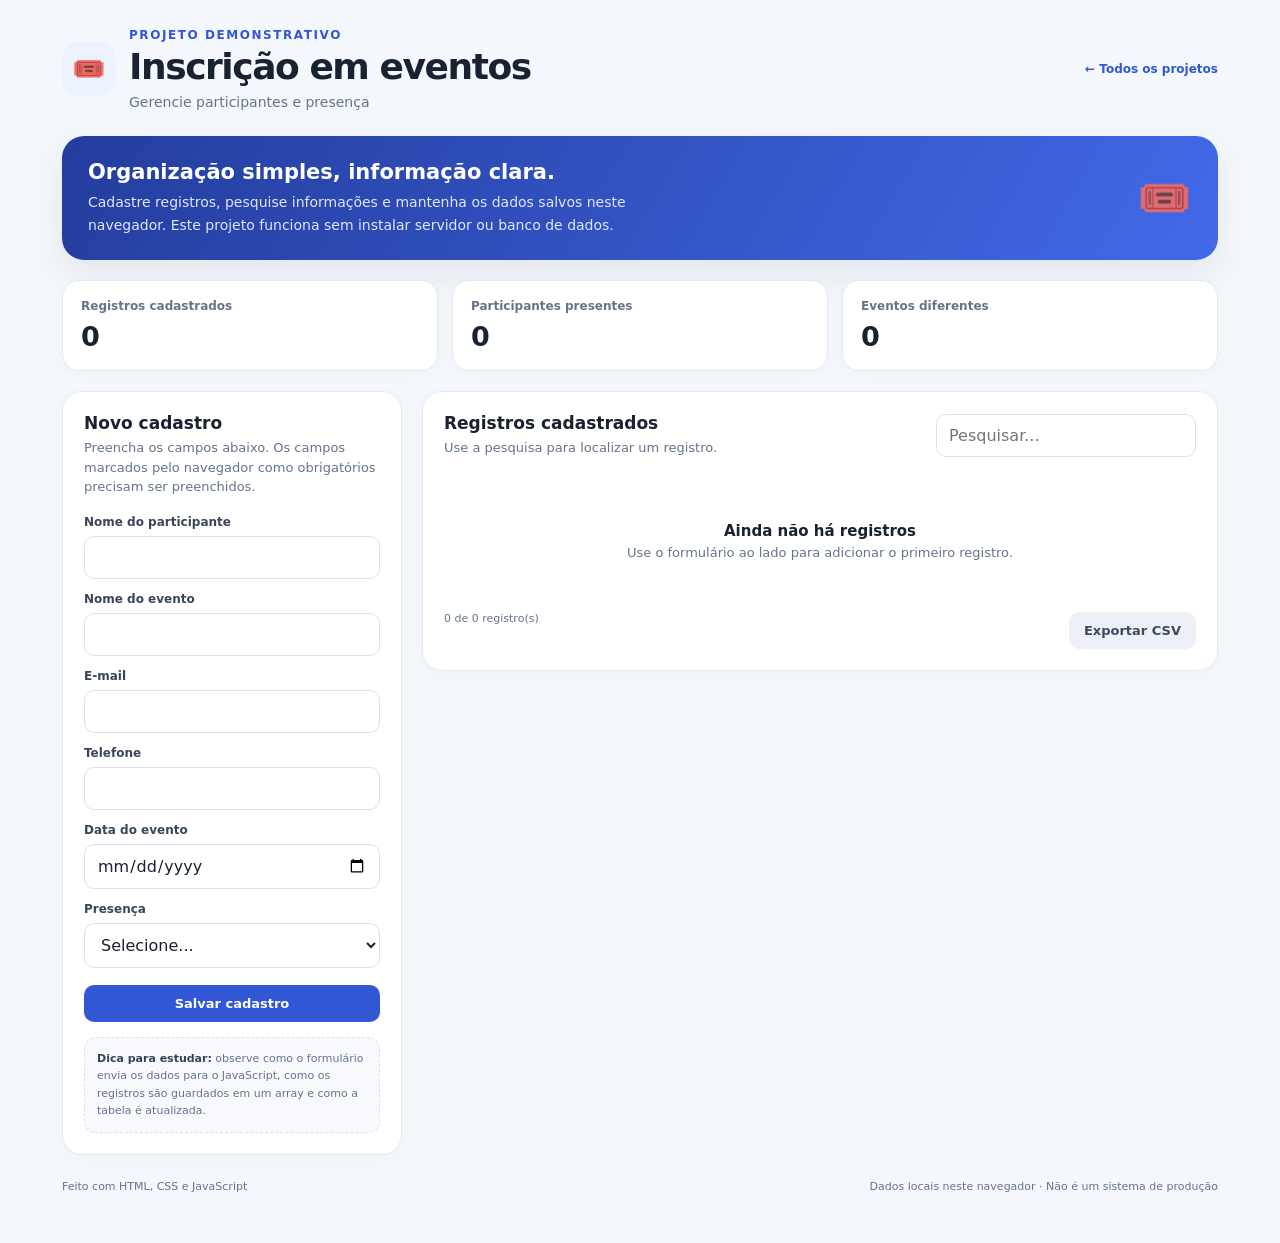
<file: 09-eventos/index.html>
<!DOCTYPE html>
<html lang="pt-BR">
<head>
  <meta charset="UTF-8">
  <meta name="viewport" content="width=device-width, initial-scale=1.0">
  <meta name="description" content="Gerencie participantes e presença">
  <title>Inscrição em eventos | Projeto HTML, CSS e JS</title>
  <link rel="stylesheet" href="style.css">
</head>
<body>
  <main class="shell">
    <header class="topbar">
      <div class="brand"><div class="logo" aria-hidden="true">🎟️</div><div><p class="eyebrow">Projeto demonstrativo</p><h1>Inscrição em eventos</h1><p class="subtitle">Gerencie participantes e presença</p></div></div>
      <a class="backlink" href="../index.html">← Todos os projetos</a>
    </header>
    <section class="hero">
      <div><h2>Organização simples, informação clara.</h2><p>Cadastre registros, pesquise informações e mantenha os dados salvos neste navegador. Este projeto funciona sem instalar servidor ou banco de dados.</p></div><div class="hero-mark" aria-hidden="true">🎟️</div>
    </section>
    <section class="stats" id="stats" aria-label="Resumo do sistema"></section>
    <section class="content">
      <aside class="panel">
        <h3 id="formTitle">Novo cadastro</h3><p class="panel-intro">Preencha os campos abaixo. Os campos marcados pelo navegador como obrigatórios precisam ser preenchidos.</p>
        <form id="recordForm">
          <input type="hidden" id="recordId">
          <div class="form-grid"><div class="field"><label for="participante">Nome do participante</label><input id="participante" name="participante" type="text" required></div><div class="field"><label for="evento">Nome do evento</label><input id="evento" name="evento" type="text" required></div><div class="field"><label for="email">E-mail</label><input id="email" name="email" type="email" required></div><div class="field"><label for="telefone">Telefone</label><input id="telefone" name="telefone" type="tel"></div><div class="field"><label for="data">Data do evento</label><input id="data" name="data" type="date" required></div><div class="field"><label for="presenca">Presença</label><select id="presenca" name="presenca" required><option value="">Selecione...</option><option value="Inscrito">Inscrito</option><option value="Presente">Presente</option><option value="Ausente">Ausente</option></select></div></div>
          <div class="actions"><button class="btn btn-primary" type="submit" id="saveBtn">Salvar cadastro</button><button class="btn btn-secondary" type="button" id="cancelBtn" hidden>Cancelar edição</button></div>
          <div id="notice" class="notice" role="status" aria-live="polite"></div>
        </form>
        <div class="help"><strong>Dica para estudar:</strong> observe como o formulário envia os dados para o JavaScript, como os registros são guardados em um array e como a tabela é atualizada.</div>
      </aside>
      <section class="panel">
        <div class="list-head"><div><h3>Registros cadastrados</h3><p class="panel-intro" style="margin:5px 0 0">Use a pesquisa para localizar um registro.</p></div><input class="search" id="searchInput" type="search" placeholder="Pesquisar..." aria-label="Pesquisar registros"></div>
        <div class="filter-row" id="filters"></div>
        <div id="tableArea"></div>
        <div class="foot"><span id="countLabel">0 registros</span><button class="btn btn-secondary" type="button" id="exportBtn">Exportar CSV</button></div>
      </section>
    </section>
    <footer class="foot" style="margin-top:25px"><span>Feito com HTML, CSS e JavaScript</span><span>Dados locais neste navegador · Não é um sistema de produção</span></footer>
  </main>
  <script src="script.js"></script>
</body>
</html>
</file>
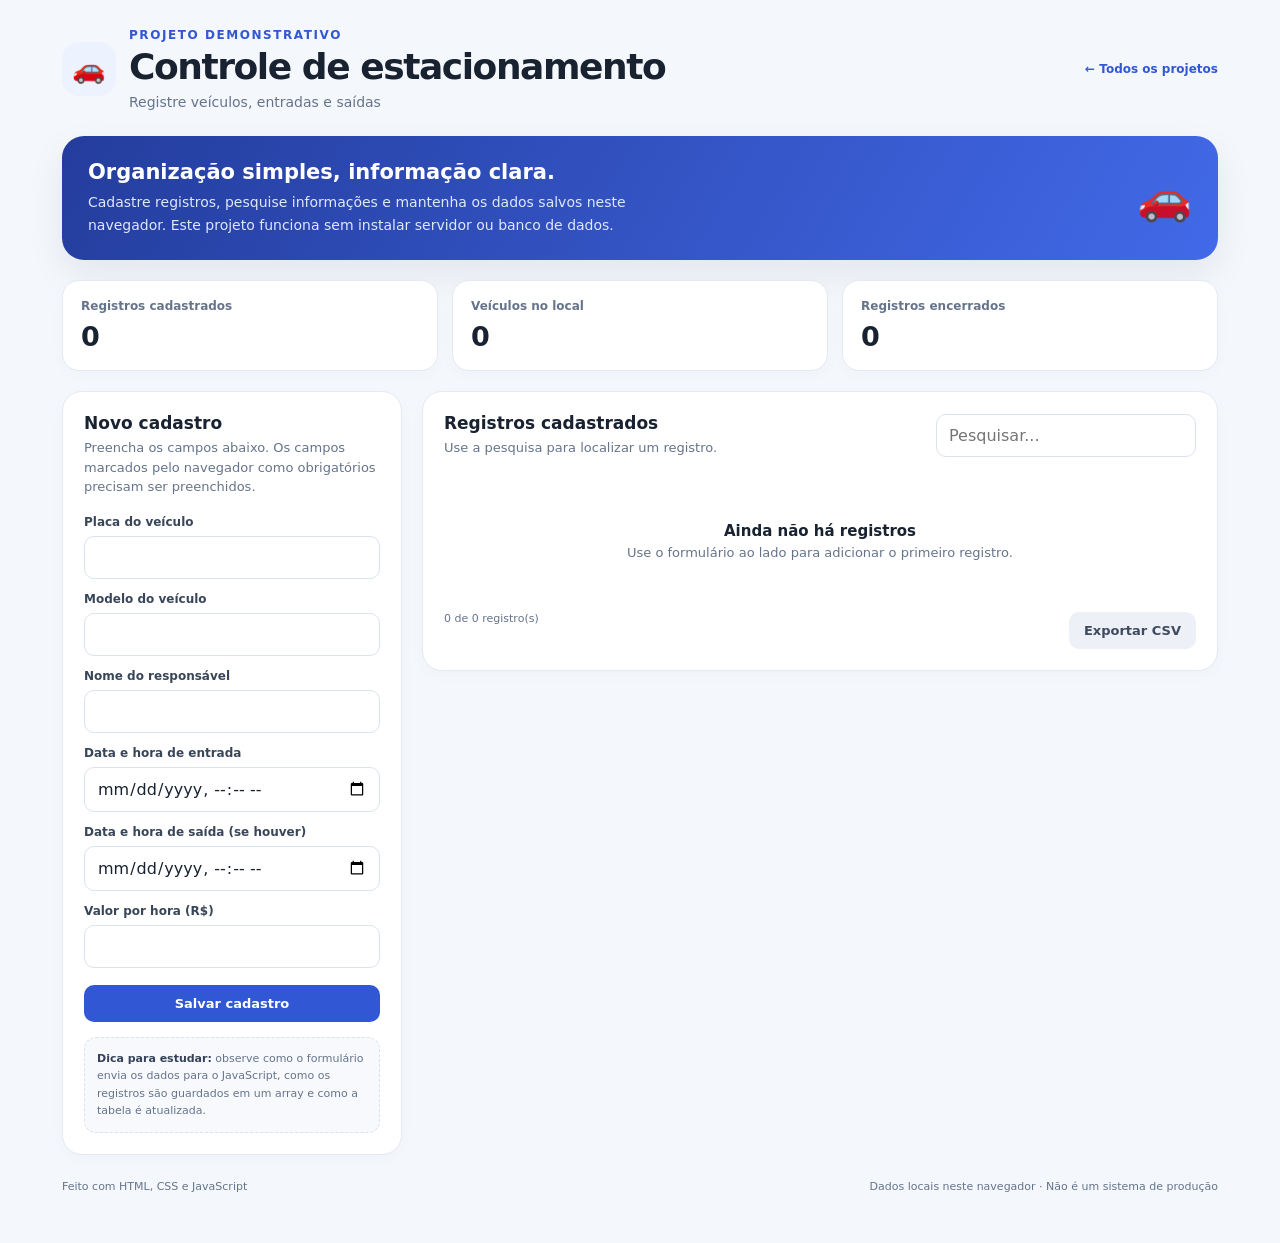
<file: 10-estacionamento/index.html>
<!DOCTYPE html>
<html lang="pt-BR">
<head>
  <meta charset="UTF-8">
  <meta name="viewport" content="width=device-width, initial-scale=1.0">
  <meta name="description" content="Registre veículos, entradas e saídas">
  <title>Controle de estacionamento | Projeto HTML, CSS e JS</title>
  <link rel="stylesheet" href="style.css">
</head>
<body>
  <main class="shell">
    <header class="topbar">
      <div class="brand"><div class="logo" aria-hidden="true">🚗</div><div><p class="eyebrow">Projeto demonstrativo</p><h1>Controle de estacionamento</h1><p class="subtitle">Registre veículos, entradas e saídas</p></div></div>
      <a class="backlink" href="../index.html">← Todos os projetos</a>
    </header>
    <section class="hero">
      <div><h2>Organização simples, informação clara.</h2><p>Cadastre registros, pesquise informações e mantenha os dados salvos neste navegador. Este projeto funciona sem instalar servidor ou banco de dados.</p></div><div class="hero-mark" aria-hidden="true">🚗</div>
    </section>
    <section class="stats" id="stats" aria-label="Resumo do sistema"></section>
    <section class="content">
      <aside class="panel">
        <h3 id="formTitle">Novo cadastro</h3><p class="panel-intro">Preencha os campos abaixo. Os campos marcados pelo navegador como obrigatórios precisam ser preenchidos.</p>
        <form id="recordForm">
          <input type="hidden" id="recordId">
          <div class="form-grid"><div class="field"><label for="placa">Placa do veículo</label><input id="placa" name="placa" type="text" required></div><div class="field"><label for="modelo">Modelo do veículo</label><input id="modelo" name="modelo" type="text" required></div><div class="field"><label for="responsavel">Nome do responsável</label><input id="responsavel" name="responsavel" type="text" required></div><div class="field"><label for="entrada">Data e hora de entrada</label><input id="entrada" name="entrada" type="datetime-local" required></div><div class="field"><label for="saida">Data e hora de saída (se houver)</label><input id="saida" name="saida" type="datetime-local"></div><div class="field"><label for="valorHora">Valor por hora (R$)</label><input id="valorHora" name="valorHora" type="number" min="0" step="0.01" required></div></div>
          <div class="actions"><button class="btn btn-primary" type="submit" id="saveBtn">Salvar cadastro</button><button class="btn btn-secondary" type="button" id="cancelBtn" hidden>Cancelar edição</button></div>
          <div id="notice" class="notice" role="status" aria-live="polite"></div>
        </form>
        <div class="help"><strong>Dica para estudar:</strong> observe como o formulário envia os dados para o JavaScript, como os registros são guardados em um array e como a tabela é atualizada.</div>
      </aside>
      <section class="panel">
        <div class="list-head"><div><h3>Registros cadastrados</h3><p class="panel-intro" style="margin:5px 0 0">Use a pesquisa para localizar um registro.</p></div><input class="search" id="searchInput" type="search" placeholder="Pesquisar..." aria-label="Pesquisar registros"></div>
        <div class="filter-row" id="filters"></div>
        <div id="tableArea"></div>
        <div class="foot"><span id="countLabel">0 registros</span><button class="btn btn-secondary" type="button" id="exportBtn">Exportar CSV</button></div>
      </section>
    </section>
    <footer class="foot" style="margin-top:25px"><span>Feito com HTML, CSS e JavaScript</span><span>Dados locais neste navegador · Não é um sistema de produção</span></footer>
  </main>
  <script src="script.js"></script>
</body>
</html>
</file>
<file: style.css>
:root{--bg:#f4f7fb;--text:#182230;--muted:#65748b;--primary:#3157d5;--line:#e4e9f2}
*{box-sizing:border-box}body{margin:0;background:var(--bg);font-family:Inter,system-ui,-apple-system,"Segoe UI",sans-serif;color:var(--text)}.wrap{max-width:1150px;margin:auto;padding:38px 22px 55px}.eyebrow{color:var(--primary);font-size:12px;text-transform:uppercase;letter-spacing:.15em;font-weight:800}.heading{display:flex;justify-content:space-between;gap:20px;align-items:end;margin-bottom:25px}.heading h1{font-size:clamp(30px,5vw,46px);letter-spacing:-.05em;margin:8px 0}.heading p{color:var(--muted);margin:0;line-height:1.6}.tag{font-size:12px;border:1px solid var(--line);border-radius:999px;padding:10px 13px;background:#fff;color:var(--muted)}.grid{display:grid;grid-template-columns:repeat(2,minmax(0,1fr));gap:16px}.card{display:flex;gap:17px;align-items:flex-start;background:#fff;border:1px solid var(--line);border-radius:18px;padding:21px;text-decoration:none;color:inherit;box-shadow:0 6px 22px rgba(28,45,90,.035);transition:transform .15s,border-color .15s}.card:hover{transform:translateY(-3px);border-color:#b9c8ff}.ico{flex:0 0 54px;width:54px;height:54px;border-radius:16px;background:#edf2ff;display:grid;place-items:center;font-size:27px}.card h2{font-size:17px;margin:2px 0 7px}.card p{font-size:13px;color:var(--muted);line-height:1.55;margin:0 0 12px}.card .go{font-size:12px;color:var(--primary);font-weight:800}.bottom{margin-top:25px;padding:18px 20px;border-radius:15px;background:#eaf0ff;color:#394b81;font-size:13px;line-height:1.6}@media(max-width:700px){.grid{grid-template-columns:1fr}.heading{align-items:flex-start;flex-direction:column}.wrap{padding:25px 14px}}
</file>
<file: 01-supermercado/style.css>
:root{--bg:#f4f7fb;--panel:#fff;--text:#182230;--muted:#65748b;--primary:#3157d5;--primary-dark:#2343b4;--line:#e4e9f2;--soft:#edf2ff;--danger:#c0392b;--success:#16835d;--shadow:0 14px 36px rgba(28,45,90,.08)}
*{box-sizing:border-box}body{margin:0;font-family:Inter,ui-sans-serif,system-ui,-apple-system,"Segoe UI",sans-serif;background:var(--bg);color:var(--text)}button,input,select{font:inherit}button{cursor:pointer}.shell{max-width:1200px;margin:auto;padding:28px 22px 50px}.topbar{display:flex;align-items:center;justify-content:space-between;gap:18px;margin-bottom:26px}.brand{display:flex;align-items:center;gap:13px}.logo{width:54px;height:54px;border-radius:17px;background:var(--soft);display:grid;place-items:center;font-size:27px}.eyebrow{margin:0 0 5px;color:var(--primary);font-size:12px;text-transform:uppercase;letter-spacing:.13em;font-weight:800}.topbar h1{font-size:clamp(25px,4vw,36px);line-height:1.12;margin:0;letter-spacing:-.04em}.subtitle{margin:7px 0 0;color:var(--muted);font-size:14px}.pill{border:1px solid var(--line);border-radius:999px;padding:9px 13px;color:var(--muted);background:#fff;font-size:12px;font-weight:700;white-space:nowrap}.hero{background:linear-gradient(120deg,#243d9d,#4269e8);color:#fff;border-radius:22px;padding:24px 26px;margin-bottom:20px;box-shadow:var(--shadow);display:flex;align-items:center;justify-content:space-between;gap:20px}.hero h2{font-size:21px;margin:0 0 7px}.hero p{margin:0;color:#e0e7ff;font-size:14px;max-width:620px;line-height:1.6}.hero-mark{font-size:44px;opacity:.9}.stats{display:grid;grid-template-columns:repeat(3,minmax(0,1fr));gap:14px;margin-bottom:20px}.stat{background:var(--panel);border:1px solid var(--line);border-radius:17px;padding:18px;box-shadow:0 4px 16px rgba(28,45,90,.025)}.stat-label{font-size:12px;color:var(--muted);font-weight:700}.stat-value{font-size:27px;font-weight:800;letter-spacing:-.04em;margin-top:8px}.content{display:grid;grid-template-columns:340px minmax(0,1fr);gap:20px;align-items:start}.panel{background:var(--panel);border:1px solid var(--line);border-radius:20px;padding:21px;box-shadow:0 4px 16px rgba(28,45,90,.025);min-width:0}.panel h3{font-size:17px;margin:0 0 5px}.panel-intro{font-size:13px;color:var(--muted);margin:0 0 18px;line-height:1.5}.form-grid{display:grid;grid-template-columns:1fr;gap:13px}.field label{display:block;font-size:12px;font-weight:750;margin-bottom:7px;color:#39465a}.field input,.field select,.search{width:100%;border:1px solid #dbe2ed;border-radius:10px;padding:11px 12px;background:#fff;color:var(--text);outline:none;min-height:43px}.field input:focus,.field select:focus,.search:focus{border-color:var(--primary);box-shadow:0 0 0 3px rgba(49,87,213,.12)}.actions{display:flex;gap:9px;margin-top:17px;flex-wrap:wrap}.btn{border:0;border-radius:10px;padding:11px 15px;font-weight:750;font-size:13px;transition:.15s}.btn-primary{background:var(--primary);color:#fff;flex:1}.btn-primary:hover{background:var(--primary-dark)}.btn-secondary{background:#edf0f6;color:#3e4a5e}.btn-danger{background:#fff0ef;color:var(--danger)}.list-head{display:flex;align-items:center;justify-content:space-between;gap:12px;margin-bottom:15px}.list-head h3{margin:0}.list-head .search{max-width:260px}.table-wrap{overflow:auto;border:1px solid var(--line);border-radius:13px}table{width:100%;border-collapse:collapse;min-width:560px}th,td{text-align:left;padding:12px 13px;border-bottom:1px solid var(--line);font-size:12px;vertical-align:middle}th{background:#f8faff;color:#68758a;font-size:10px;text-transform:uppercase;letter-spacing:.06em;white-space:nowrap}tr:last-child td{border-bottom:0}td{line-height:1.45}.row-actions{display:flex;gap:6px}.mini-btn{border:1px solid var(--line);background:#fff;border-radius:7px;padding:6px 8px;font-size:11px;font-weight:700}.mini-btn:hover{background:var(--soft)}.empty{text-align:center;padding:35px 15px;color:var(--muted);font-size:13px}.empty strong{display:block;color:var(--text);font-size:15px;margin-bottom:5px}.status{display:inline-block;border-radius:999px;padding:5px 8px;font-size:10px;font-weight:800;background:#edf2ff;color:#3157d5}.status.warn{background:#fff5dc;color:#946200}.status.good{background:#e3f8ee;color:#14764f}.status.bad{background:#ffedeb;color:#b33327}.foot{display:flex;justify-content:space-between;gap:12px;margin-top:17px;color:var(--muted);font-size:11px}.notice{display:none;margin-top:12px;padding:10px 12px;border-radius:10px;font-size:12px}.notice.show{display:block}.notice.ok{background:#e5f8ef;color:#116746}.notice.err{background:#ffedeb;color:#a82f25}.filter-row{display:flex;gap:8px;align-items:center;margin-bottom:14px}.filter-row select{border:1px solid var(--line);border-radius:9px;padding:9px;background:#fff;color:var(--text)}.backlink{color:var(--primary);text-decoration:none;font-size:12px;font-weight:750}.backlink:hover{text-decoration:underline}.help{background:#f7f9fd;border:1px dashed #d9e1ef;border-radius:12px;padding:12px;margin-top:15px;color:var(--muted);font-size:11px;line-height:1.6}.help strong{color:#344158}
@media(max-width:850px){.content{grid-template-columns:1fr}.form-grid{grid-template-columns:repeat(2,minmax(0,1fr))}.field:last-child:nth-child(odd){grid-column:1/-1}.hero{padding:21px}.stats{gap:9px}.stat{padding:14px}.stat-value{font-size:22px}}@media(max-width:560px){.shell{padding:18px 12px 35px}.topbar{align-items:flex-start}.pill{display:none}.hero-mark{display:none}.stats{grid-template-columns:1fr}.form-grid{grid-template-columns:1fr}.field:last-child:nth-child(odd){grid-column:auto}.panel{padding:16px}.list-head{align-items:flex-start;flex-direction:column}.list-head .search{max-width:none}.foot{flex-direction:column}}
</file>
<file: 02-marcacao-consultas/style.css>
:root{--bg:#f4f7fb;--panel:#fff;--text:#182230;--muted:#65748b;--primary:#3157d5;--primary-dark:#2343b4;--line:#e4e9f2;--soft:#edf2ff;--danger:#c0392b;--success:#16835d;--shadow:0 14px 36px rgba(28,45,90,.08)}
*{box-sizing:border-box}body{margin:0;font-family:Inter,ui-sans-serif,system-ui,-apple-system,"Segoe UI",sans-serif;background:var(--bg);color:var(--text)}button,input,select{font:inherit}button{cursor:pointer}.shell{max-width:1200px;margin:auto;padding:28px 22px 50px}.topbar{display:flex;align-items:center;justify-content:space-between;gap:18px;margin-bottom:26px}.brand{display:flex;align-items:center;gap:13px}.logo{width:54px;height:54px;border-radius:17px;background:var(--soft);display:grid;place-items:center;font-size:27px}.eyebrow{margin:0 0 5px;color:var(--primary);font-size:12px;text-transform:uppercase;letter-spacing:.13em;font-weight:800}.topbar h1{font-size:clamp(25px,4vw,36px);line-height:1.12;margin:0;letter-spacing:-.04em}.subtitle{margin:7px 0 0;color:var(--muted);font-size:14px}.pill{border:1px solid var(--line);border-radius:999px;padding:9px 13px;color:var(--muted);background:#fff;font-size:12px;font-weight:700;white-space:nowrap}.hero{background:linear-gradient(120deg,#243d9d,#4269e8);color:#fff;border-radius:22px;padding:24px 26px;margin-bottom:20px;box-shadow:var(--shadow);display:flex;align-items:center;justify-content:space-between;gap:20px}.hero h2{font-size:21px;margin:0 0 7px}.hero p{margin:0;color:#e0e7ff;font-size:14px;max-width:620px;line-height:1.6}.hero-mark{font-size:44px;opacity:.9}.stats{display:grid;grid-template-columns:repeat(3,minmax(0,1fr));gap:14px;margin-bottom:20px}.stat{background:var(--panel);border:1px solid var(--line);border-radius:17px;padding:18px;box-shadow:0 4px 16px rgba(28,45,90,.025)}.stat-label{font-size:12px;color:var(--muted);font-weight:700}.stat-value{font-size:27px;font-weight:800;letter-spacing:-.04em;margin-top:8px}.content{display:grid;grid-template-columns:340px minmax(0,1fr);gap:20px;align-items:start}.panel{background:var(--panel);border:1px solid var(--line);border-radius:20px;padding:21px;box-shadow:0 4px 16px rgba(28,45,90,.025);min-width:0}.panel h3{font-size:17px;margin:0 0 5px}.panel-intro{font-size:13px;color:var(--muted);margin:0 0 18px;line-height:1.5}.form-grid{display:grid;grid-template-columns:1fr;gap:13px}.field label{display:block;font-size:12px;font-weight:750;margin-bottom:7px;color:#39465a}.field input,.field select,.search{width:100%;border:1px solid #dbe2ed;border-radius:10px;padding:11px 12px;background:#fff;color:var(--text);outline:none;min-height:43px}.field input:focus,.field select:focus,.search:focus{border-color:var(--primary);box-shadow:0 0 0 3px rgba(49,87,213,.12)}.actions{display:flex;gap:9px;margin-top:17px;flex-wrap:wrap}.btn{border:0;border-radius:10px;padding:11px 15px;font-weight:750;font-size:13px;transition:.15s}.btn-primary{background:var(--primary);color:#fff;flex:1}.btn-primary:hover{background:var(--primary-dark)}.btn-secondary{background:#edf0f6;color:#3e4a5e}.btn-danger{background:#fff0ef;color:var(--danger)}.list-head{display:flex;align-items:center;justify-content:space-between;gap:12px;margin-bottom:15px}.list-head h3{margin:0}.list-head .search{max-width:260px}.table-wrap{overflow:auto;border:1px solid var(--line);border-radius:13px}table{width:100%;border-collapse:collapse;min-width:560px}th,td{text-align:left;padding:12px 13px;border-bottom:1px solid var(--line);font-size:12px;vertical-align:middle}th{background:#f8faff;color:#68758a;font-size:10px;text-transform:uppercase;letter-spacing:.06em;white-space:nowrap}tr:last-child td{border-bottom:0}td{line-height:1.45}.row-actions{display:flex;gap:6px}.mini-btn{border:1px solid var(--line);background:#fff;border-radius:7px;padding:6px 8px;font-size:11px;font-weight:700}.mini-btn:hover{background:var(--soft)}.empty{text-align:center;padding:35px 15px;color:var(--muted);font-size:13px}.empty strong{display:block;color:var(--text);font-size:15px;margin-bottom:5px}.status{display:inline-block;border-radius:999px;padding:5px 8px;font-size:10px;font-weight:800;background:#edf2ff;color:#3157d5}.status.warn{background:#fff5dc;color:#946200}.status.good{background:#e3f8ee;color:#14764f}.status.bad{background:#ffedeb;color:#b33327}.foot{display:flex;justify-content:space-between;gap:12px;margin-top:17px;color:var(--muted);font-size:11px}.notice{display:none;margin-top:12px;padding:10px 12px;border-radius:10px;font-size:12px}.notice.show{display:block}.notice.ok{background:#e5f8ef;color:#116746}.notice.err{background:#ffedeb;color:#a82f25}.filter-row{display:flex;gap:8px;align-items:center;margin-bottom:14px}.filter-row select{border:1px solid var(--line);border-radius:9px;padding:9px;background:#fff;color:var(--text)}.backlink{color:var(--primary);text-decoration:none;font-size:12px;font-weight:750}.backlink:hover{text-decoration:underline}.help{background:#f7f9fd;border:1px dashed #d9e1ef;border-radius:12px;padding:12px;margin-top:15px;color:var(--muted);font-size:11px;line-height:1.6}.help strong{color:#344158}
@media(max-width:850px){.content{grid-template-columns:1fr}.form-grid{grid-template-columns:repeat(2,minmax(0,1fr))}.field:last-child:nth-child(odd){grid-column:1/-1}.hero{padding:21px}.stats{gap:9px}.stat{padding:14px}.stat-value{font-size:22px}}@media(max-width:560px){.shell{padding:18px 12px 35px}.topbar{align-items:flex-start}.pill{display:none}.hero-mark{display:none}.stats{grid-template-columns:1fr}.form-grid{grid-template-columns:1fr}.field:last-child:nth-child(odd){grid-column:auto}.panel{padding:16px}.list-head{align-items:flex-start;flex-direction:column}.list-head .search{max-width:none}.foot{flex-direction:column}}
</file>
<file: 03-lanchonete/style.css>
:root{--bg:#f4f7fb;--panel:#fff;--text:#182230;--muted:#65748b;--primary:#3157d5;--primary-dark:#2343b4;--line:#e4e9f2;--soft:#edf2ff;--danger:#c0392b;--success:#16835d;--shadow:0 14px 36px rgba(28,45,90,.08)}
*{box-sizing:border-box}body{margin:0;font-family:Inter,ui-sans-serif,system-ui,-apple-system,"Segoe UI",sans-serif;background:var(--bg);color:var(--text)}button,input,select{font:inherit}button{cursor:pointer}.shell{max-width:1200px;margin:auto;padding:28px 22px 50px}.topbar{display:flex;align-items:center;justify-content:space-between;gap:18px;margin-bottom:26px}.brand{display:flex;align-items:center;gap:13px}.logo{width:54px;height:54px;border-radius:17px;background:var(--soft);display:grid;place-items:center;font-size:27px}.eyebrow{margin:0 0 5px;color:var(--primary);font-size:12px;text-transform:uppercase;letter-spacing:.13em;font-weight:800}.topbar h1{font-size:clamp(25px,4vw,36px);line-height:1.12;margin:0;letter-spacing:-.04em}.subtitle{margin:7px 0 0;color:var(--muted);font-size:14px}.pill{border:1px solid var(--line);border-radius:999px;padding:9px 13px;color:var(--muted);background:#fff;font-size:12px;font-weight:700;white-space:nowrap}.hero{background:linear-gradient(120deg,#243d9d,#4269e8);color:#fff;border-radius:22px;padding:24px 26px;margin-bottom:20px;box-shadow:var(--shadow);display:flex;align-items:center;justify-content:space-between;gap:20px}.hero h2{font-size:21px;margin:0 0 7px}.hero p{margin:0;color:#e0e7ff;font-size:14px;max-width:620px;line-height:1.6}.hero-mark{font-size:44px;opacity:.9}.stats{display:grid;grid-template-columns:repeat(3,minmax(0,1fr));gap:14px;margin-bottom:20px}.stat{background:var(--panel);border:1px solid var(--line);border-radius:17px;padding:18px;box-shadow:0 4px 16px rgba(28,45,90,.025)}.stat-label{font-size:12px;color:var(--muted);font-weight:700}.stat-value{font-size:27px;font-weight:800;letter-spacing:-.04em;margin-top:8px}.content{display:grid;grid-template-columns:340px minmax(0,1fr);gap:20px;align-items:start}.panel{background:var(--panel);border:1px solid var(--line);border-radius:20px;padding:21px;box-shadow:0 4px 16px rgba(28,45,90,.025);min-width:0}.panel h3{font-size:17px;margin:0 0 5px}.panel-intro{font-size:13px;color:var(--muted);margin:0 0 18px;line-height:1.5}.form-grid{display:grid;grid-template-columns:1fr;gap:13px}.field label{display:block;font-size:12px;font-weight:750;margin-bottom:7px;color:#39465a}.field input,.field select,.search{width:100%;border:1px solid #dbe2ed;border-radius:10px;padding:11px 12px;background:#fff;color:var(--text);outline:none;min-height:43px}.field input:focus,.field select:focus,.search:focus{border-color:var(--primary);box-shadow:0 0 0 3px rgba(49,87,213,.12)}.actions{display:flex;gap:9px;margin-top:17px;flex-wrap:wrap}.btn{border:0;border-radius:10px;padding:11px 15px;font-weight:750;font-size:13px;transition:.15s}.btn-primary{background:var(--primary);color:#fff;flex:1}.btn-primary:hover{background:var(--primary-dark)}.btn-secondary{background:#edf0f6;color:#3e4a5e}.btn-danger{background:#fff0ef;color:var(--danger)}.list-head{display:flex;align-items:center;justify-content:space-between;gap:12px;margin-bottom:15px}.list-head h3{margin:0}.list-head .search{max-width:260px}.table-wrap{overflow:auto;border:1px solid var(--line);border-radius:13px}table{width:100%;border-collapse:collapse;min-width:560px}th,td{text-align:left;padding:12px 13px;border-bottom:1px solid var(--line);font-size:12px;vertical-align:middle}th{background:#f8faff;color:#68758a;font-size:10px;text-transform:uppercase;letter-spacing:.06em;white-space:nowrap}tr:last-child td{border-bottom:0}td{line-height:1.45}.row-actions{display:flex;gap:6px}.mini-btn{border:1px solid var(--line);background:#fff;border-radius:7px;padding:6px 8px;font-size:11px;font-weight:700}.mini-btn:hover{background:var(--soft)}.empty{text-align:center;padding:35px 15px;color:var(--muted);font-size:13px}.empty strong{display:block;color:var(--text);font-size:15px;margin-bottom:5px}.status{display:inline-block;border-radius:999px;padding:5px 8px;font-size:10px;font-weight:800;background:#edf2ff;color:#3157d5}.status.warn{background:#fff5dc;color:#946200}.status.good{background:#e3f8ee;color:#14764f}.status.bad{background:#ffedeb;color:#b33327}.foot{display:flex;justify-content:space-between;gap:12px;margin-top:17px;color:var(--muted);font-size:11px}.notice{display:none;margin-top:12px;padding:10px 12px;border-radius:10px;font-size:12px}.notice.show{display:block}.notice.ok{background:#e5f8ef;color:#116746}.notice.err{background:#ffedeb;color:#a82f25}.filter-row{display:flex;gap:8px;align-items:center;margin-bottom:14px}.filter-row select{border:1px solid var(--line);border-radius:9px;padding:9px;background:#fff;color:var(--text)}.backlink{color:var(--primary);text-decoration:none;font-size:12px;font-weight:750}.backlink:hover{text-decoration:underline}.help{background:#f7f9fd;border:1px dashed #d9e1ef;border-radius:12px;padding:12px;margin-top:15px;color:var(--muted);font-size:11px;line-height:1.6}.help strong{color:#344158}
@media(max-width:850px){.content{grid-template-columns:1fr}.form-grid{grid-template-columns:repeat(2,minmax(0,1fr))}.field:last-child:nth-child(odd){grid-column:1/-1}.hero{padding:21px}.stats{gap:9px}.stat{padding:14px}.stat-value{font-size:22px}}@media(max-width:560px){.shell{padding:18px 12px 35px}.topbar{align-items:flex-start}.pill{display:none}.hero-mark{display:none}.stats{grid-template-columns:1fr}.form-grid{grid-template-columns:1fr}.field:last-child:nth-child(odd){grid-column:auto}.panel{padding:16px}.list-head{align-items:flex-start;flex-direction:column}.list-head .search{max-width:none}.foot{flex-direction:column}}
</file>
<file: 04-financas/style.css>
:root{--bg:#f4f7fb;--panel:#fff;--text:#182230;--muted:#65748b;--primary:#3157d5;--primary-dark:#2343b4;--line:#e4e9f2;--soft:#edf2ff;--danger:#c0392b;--success:#16835d;--shadow:0 14px 36px rgba(28,45,90,.08)}
*{box-sizing:border-box}body{margin:0;font-family:Inter,ui-sans-serif,system-ui,-apple-system,"Segoe UI",sans-serif;background:var(--bg);color:var(--text)}button,input,select{font:inherit}button{cursor:pointer}.shell{max-width:1200px;margin:auto;padding:28px 22px 50px}.topbar{display:flex;align-items:center;justify-content:space-between;gap:18px;margin-bottom:26px}.brand{display:flex;align-items:center;gap:13px}.logo{width:54px;height:54px;border-radius:17px;background:var(--soft);display:grid;place-items:center;font-size:27px}.eyebrow{margin:0 0 5px;color:var(--primary);font-size:12px;text-transform:uppercase;letter-spacing:.13em;font-weight:800}.topbar h1{font-size:clamp(25px,4vw,36px);line-height:1.12;margin:0;letter-spacing:-.04em}.subtitle{margin:7px 0 0;color:var(--muted);font-size:14px}.pill{border:1px solid var(--line);border-radius:999px;padding:9px 13px;color:var(--muted);background:#fff;font-size:12px;font-weight:700;white-space:nowrap}.hero{background:linear-gradient(120deg,#243d9d,#4269e8);color:#fff;border-radius:22px;padding:24px 26px;margin-bottom:20px;box-shadow:var(--shadow);display:flex;align-items:center;justify-content:space-between;gap:20px}.hero h2{font-size:21px;margin:0 0 7px}.hero p{margin:0;color:#e0e7ff;font-size:14px;max-width:620px;line-height:1.6}.hero-mark{font-size:44px;opacity:.9}.stats{display:grid;grid-template-columns:repeat(3,minmax(0,1fr));gap:14px;margin-bottom:20px}.stat{background:var(--panel);border:1px solid var(--line);border-radius:17px;padding:18px;box-shadow:0 4px 16px rgba(28,45,90,.025)}.stat-label{font-size:12px;color:var(--muted);font-weight:700}.stat-value{font-size:27px;font-weight:800;letter-spacing:-.04em;margin-top:8px}.content{display:grid;grid-template-columns:340px minmax(0,1fr);gap:20px;align-items:start}.panel{background:var(--panel);border:1px solid var(--line);border-radius:20px;padding:21px;box-shadow:0 4px 16px rgba(28,45,90,.025);min-width:0}.panel h3{font-size:17px;margin:0 0 5px}.panel-intro{font-size:13px;color:var(--muted);margin:0 0 18px;line-height:1.5}.form-grid{display:grid;grid-template-columns:1fr;gap:13px}.field label{display:block;font-size:12px;font-weight:750;margin-bottom:7px;color:#39465a}.field input,.field select,.search{width:100%;border:1px solid #dbe2ed;border-radius:10px;padding:11px 12px;background:#fff;color:var(--text);outline:none;min-height:43px}.field input:focus,.field select:focus,.search:focus{border-color:var(--primary);box-shadow:0 0 0 3px rgba(49,87,213,.12)}.actions{display:flex;gap:9px;margin-top:17px;flex-wrap:wrap}.btn{border:0;border-radius:10px;padding:11px 15px;font-weight:750;font-size:13px;transition:.15s}.btn-primary{background:var(--primary);color:#fff;flex:1}.btn-primary:hover{background:var(--primary-dark)}.btn-secondary{background:#edf0f6;color:#3e4a5e}.btn-danger{background:#fff0ef;color:var(--danger)}.list-head{display:flex;align-items:center;justify-content:space-between;gap:12px;margin-bottom:15px}.list-head h3{margin:0}.list-head .search{max-width:260px}.table-wrap{overflow:auto;border:1px solid var(--line);border-radius:13px}table{width:100%;border-collapse:collapse;min-width:560px}th,td{text-align:left;padding:12px 13px;border-bottom:1px solid var(--line);font-size:12px;vertical-align:middle}th{background:#f8faff;color:#68758a;font-size:10px;text-transform:uppercase;letter-spacing:.06em;white-space:nowrap}tr:last-child td{border-bottom:0}td{line-height:1.45}.row-actions{display:flex;gap:6px}.mini-btn{border:1px solid var(--line);background:#fff;border-radius:7px;padding:6px 8px;font-size:11px;font-weight:700}.mini-btn:hover{background:var(--soft)}.empty{text-align:center;padding:35px 15px;color:var(--muted);font-size:13px}.empty strong{display:block;color:var(--text);font-size:15px;margin-bottom:5px}.status{display:inline-block;border-radius:999px;padding:5px 8px;font-size:10px;font-weight:800;background:#edf2ff;color:#3157d5}.status.warn{background:#fff5dc;color:#946200}.status.good{background:#e3f8ee;color:#14764f}.status.bad{background:#ffedeb;color:#b33327}.foot{display:flex;justify-content:space-between;gap:12px;margin-top:17px;color:var(--muted);font-size:11px}.notice{display:none;margin-top:12px;padding:10px 12px;border-radius:10px;font-size:12px}.notice.show{display:block}.notice.ok{background:#e5f8ef;color:#116746}.notice.err{background:#ffedeb;color:#a82f25}.filter-row{display:flex;gap:8px;align-items:center;margin-bottom:14px}.filter-row select{border:1px solid var(--line);border-radius:9px;padding:9px;background:#fff;color:var(--text)}.backlink{color:var(--primary);text-decoration:none;font-size:12px;font-weight:750}.backlink:hover{text-decoration:underline}.help{background:#f7f9fd;border:1px dashed #d9e1ef;border-radius:12px;padding:12px;margin-top:15px;color:var(--muted);font-size:11px;line-height:1.6}.help strong{color:#344158}
@media(max-width:850px){.content{grid-template-columns:1fr}.form-grid{grid-template-columns:repeat(2,minmax(0,1fr))}.field:last-child:nth-child(odd){grid-column:1/-1}.hero{padding:21px}.stats{gap:9px}.stat{padding:14px}.stat-value{font-size:22px}}@media(max-width:560px){.shell{padding:18px 12px 35px}.topbar{align-items:flex-start}.pill{display:none}.hero-mark{display:none}.stats{grid-template-columns:1fr}.form-grid{grid-template-columns:1fr}.field:last-child:nth-child(odd){grid-column:auto}.panel{padding:16px}.list-head{align-items:flex-start;flex-direction:column}.list-head .search{max-width:none}.foot{flex-direction:column}}
</file>
<file: 05-gestao-escolar/style.css>
:root{--bg:#f4f7fb;--panel:#fff;--text:#182230;--muted:#65748b;--primary:#3157d5;--primary-dark:#2343b4;--line:#e4e9f2;--soft:#edf2ff;--danger:#c0392b;--success:#16835d;--shadow:0 14px 36px rgba(28,45,90,.08)}
*{box-sizing:border-box}body{margin:0;font-family:Inter,ui-sans-serif,system-ui,-apple-system,"Segoe UI",sans-serif;background:var(--bg);color:var(--text)}button,input,select{font:inherit}button{cursor:pointer}.shell{max-width:1200px;margin:auto;padding:28px 22px 50px}.topbar{display:flex;align-items:center;justify-content:space-between;gap:18px;margin-bottom:26px}.brand{display:flex;align-items:center;gap:13px}.logo{width:54px;height:54px;border-radius:17px;background:var(--soft);display:grid;place-items:center;font-size:27px}.eyebrow{margin:0 0 5px;color:var(--primary);font-size:12px;text-transform:uppercase;letter-spacing:.13em;font-weight:800}.topbar h1{font-size:clamp(25px,4vw,36px);line-height:1.12;margin:0;letter-spacing:-.04em}.subtitle{margin:7px 0 0;color:var(--muted);font-size:14px}.pill{border:1px solid var(--line);border-radius:999px;padding:9px 13px;color:var(--muted);background:#fff;font-size:12px;font-weight:700;white-space:nowrap}.hero{background:linear-gradient(120deg,#243d9d,#4269e8);color:#fff;border-radius:22px;padding:24px 26px;margin-bottom:20px;box-shadow:var(--shadow);display:flex;align-items:center;justify-content:space-between;gap:20px}.hero h2{font-size:21px;margin:0 0 7px}.hero p{margin:0;color:#e0e7ff;font-size:14px;max-width:620px;line-height:1.6}.hero-mark{font-size:44px;opacity:.9}.stats{display:grid;grid-template-columns:repeat(3,minmax(0,1fr));gap:14px;margin-bottom:20px}.stat{background:var(--panel);border:1px solid var(--line);border-radius:17px;padding:18px;box-shadow:0 4px 16px rgba(28,45,90,.025)}.stat-label{font-size:12px;color:var(--muted);font-weight:700}.stat-value{font-size:27px;font-weight:800;letter-spacing:-.04em;margin-top:8px}.content{display:grid;grid-template-columns:340px minmax(0,1fr);gap:20px;align-items:start}.panel{background:var(--panel);border:1px solid var(--line);border-radius:20px;padding:21px;box-shadow:0 4px 16px rgba(28,45,90,.025);min-width:0}.panel h3{font-size:17px;margin:0 0 5px}.panel-intro{font-size:13px;color:var(--muted);margin:0 0 18px;line-height:1.5}.form-grid{display:grid;grid-template-columns:1fr;gap:13px}.field label{display:block;font-size:12px;font-weight:750;margin-bottom:7px;color:#39465a}.field input,.field select,.search{width:100%;border:1px solid #dbe2ed;border-radius:10px;padding:11px 12px;background:#fff;color:var(--text);outline:none;min-height:43px}.field input:focus,.field select:focus,.search:focus{border-color:var(--primary);box-shadow:0 0 0 3px rgba(49,87,213,.12)}.actions{display:flex;gap:9px;margin-top:17px;flex-wrap:wrap}.btn{border:0;border-radius:10px;padding:11px 15px;font-weight:750;font-size:13px;transition:.15s}.btn-primary{background:var(--primary);color:#fff;flex:1}.btn-primary:hover{background:var(--primary-dark)}.btn-secondary{background:#edf0f6;color:#3e4a5e}.btn-danger{background:#fff0ef;color:var(--danger)}.list-head{display:flex;align-items:center;justify-content:space-between;gap:12px;margin-bottom:15px}.list-head h3{margin:0}.list-head .search{max-width:260px}.table-wrap{overflow:auto;border:1px solid var(--line);border-radius:13px}table{width:100%;border-collapse:collapse;min-width:560px}th,td{text-align:left;padding:12px 13px;border-bottom:1px solid var(--line);font-size:12px;vertical-align:middle}th{background:#f8faff;color:#68758a;font-size:10px;text-transform:uppercase;letter-spacing:.06em;white-space:nowrap}tr:last-child td{border-bottom:0}td{line-height:1.45}.row-actions{display:flex;gap:6px}.mini-btn{border:1px solid var(--line);background:#fff;border-radius:7px;padding:6px 8px;font-size:11px;font-weight:700}.mini-btn:hover{background:var(--soft)}.empty{text-align:center;padding:35px 15px;color:var(--muted);font-size:13px}.empty strong{display:block;color:var(--text);font-size:15px;margin-bottom:5px}.status{display:inline-block;border-radius:999px;padding:5px 8px;font-size:10px;font-weight:800;background:#edf2ff;color:#3157d5}.status.warn{background:#fff5dc;color:#946200}.status.good{background:#e3f8ee;color:#14764f}.status.bad{background:#ffedeb;color:#b33327}.foot{display:flex;justify-content:space-between;gap:12px;margin-top:17px;color:var(--muted);font-size:11px}.notice{display:none;margin-top:12px;padding:10px 12px;border-radius:10px;font-size:12px}.notice.show{display:block}.notice.ok{background:#e5f8ef;color:#116746}.notice.err{background:#ffedeb;color:#a82f25}.filter-row{display:flex;gap:8px;align-items:center;margin-bottom:14px}.filter-row select{border:1px solid var(--line);border-radius:9px;padding:9px;background:#fff;color:var(--text)}.backlink{color:var(--primary);text-decoration:none;font-size:12px;font-weight:750}.backlink:hover{text-decoration:underline}.help{background:#f7f9fd;border:1px dashed #d9e1ef;border-radius:12px;padding:12px;margin-top:15px;color:var(--muted);font-size:11px;line-height:1.6}.help strong{color:#344158}
@media(max-width:850px){.content{grid-template-columns:1fr}.form-grid{grid-template-columns:repeat(2,minmax(0,1fr))}.field:last-child:nth-child(odd){grid-column:1/-1}.hero{padding:21px}.stats{gap:9px}.stat{padding:14px}.stat-value{font-size:22px}}@media(max-width:560px){.shell{padding:18px 12px 35px}.topbar{align-items:flex-start}.pill{display:none}.hero-mark{display:none}.stats{grid-template-columns:1fr}.form-grid{grid-template-columns:1fr}.field:last-child:nth-child(odd){grid-column:auto}.panel{padding:16px}.list-head{align-items:flex-start;flex-direction:column}.list-head .search{max-width:none}.foot{flex-direction:column}}
</file>
<file: 06-salao/style.css>
:root{--bg:#f4f7fb;--panel:#fff;--text:#182230;--muted:#65748b;--primary:#3157d5;--primary-dark:#2343b4;--line:#e4e9f2;--soft:#edf2ff;--danger:#c0392b;--success:#16835d;--shadow:0 14px 36px rgba(28,45,90,.08)}
*{box-sizing:border-box}body{margin:0;font-family:Inter,ui-sans-serif,system-ui,-apple-system,"Segoe UI",sans-serif;background:var(--bg);color:var(--text)}button,input,select{font:inherit}button{cursor:pointer}.shell{max-width:1200px;margin:auto;padding:28px 22px 50px}.topbar{display:flex;align-items:center;justify-content:space-between;gap:18px;margin-bottom:26px}.brand{display:flex;align-items:center;gap:13px}.logo{width:54px;height:54px;border-radius:17px;background:var(--soft);display:grid;place-items:center;font-size:27px}.eyebrow{margin:0 0 5px;color:var(--primary);font-size:12px;text-transform:uppercase;letter-spacing:.13em;font-weight:800}.topbar h1{font-size:clamp(25px,4vw,36px);line-height:1.12;margin:0;letter-spacing:-.04em}.subtitle{margin:7px 0 0;color:var(--muted);font-size:14px}.pill{border:1px solid var(--line);border-radius:999px;padding:9px 13px;color:var(--muted);background:#fff;font-size:12px;font-weight:700;white-space:nowrap}.hero{background:linear-gradient(120deg,#243d9d,#4269e8);color:#fff;border-radius:22px;padding:24px 26px;margin-bottom:20px;box-shadow:var(--shadow);display:flex;align-items:center;justify-content:space-between;gap:20px}.hero h2{font-size:21px;margin:0 0 7px}.hero p{margin:0;color:#e0e7ff;font-size:14px;max-width:620px;line-height:1.6}.hero-mark{font-size:44px;opacity:.9}.stats{display:grid;grid-template-columns:repeat(3,minmax(0,1fr));gap:14px;margin-bottom:20px}.stat{background:var(--panel);border:1px solid var(--line);border-radius:17px;padding:18px;box-shadow:0 4px 16px rgba(28,45,90,.025)}.stat-label{font-size:12px;color:var(--muted);font-weight:700}.stat-value{font-size:27px;font-weight:800;letter-spacing:-.04em;margin-top:8px}.content{display:grid;grid-template-columns:340px minmax(0,1fr);gap:20px;align-items:start}.panel{background:var(--panel);border:1px solid var(--line);border-radius:20px;padding:21px;box-shadow:0 4px 16px rgba(28,45,90,.025);min-width:0}.panel h3{font-size:17px;margin:0 0 5px}.panel-intro{font-size:13px;color:var(--muted);margin:0 0 18px;line-height:1.5}.form-grid{display:grid;grid-template-columns:1fr;gap:13px}.field label{display:block;font-size:12px;font-weight:750;margin-bottom:7px;color:#39465a}.field input,.field select,.search{width:100%;border:1px solid #dbe2ed;border-radius:10px;padding:11px 12px;background:#fff;color:var(--text);outline:none;min-height:43px}.field input:focus,.field select:focus,.search:focus{border-color:var(--primary);box-shadow:0 0 0 3px rgba(49,87,213,.12)}.actions{display:flex;gap:9px;margin-top:17px;flex-wrap:wrap}.btn{border:0;border-radius:10px;padding:11px 15px;font-weight:750;font-size:13px;transition:.15s}.btn-primary{background:var(--primary);color:#fff;flex:1}.btn-primary:hover{background:var(--primary-dark)}.btn-secondary{background:#edf0f6;color:#3e4a5e}.btn-danger{background:#fff0ef;color:var(--danger)}.list-head{display:flex;align-items:center;justify-content:space-between;gap:12px;margin-bottom:15px}.list-head h3{margin:0}.list-head .search{max-width:260px}.table-wrap{overflow:auto;border:1px solid var(--line);border-radius:13px}table{width:100%;border-collapse:collapse;min-width:560px}th,td{text-align:left;padding:12px 13px;border-bottom:1px solid var(--line);font-size:12px;vertical-align:middle}th{background:#f8faff;color:#68758a;font-size:10px;text-transform:uppercase;letter-spacing:.06em;white-space:nowrap}tr:last-child td{border-bottom:0}td{line-height:1.45}.row-actions{display:flex;gap:6px}.mini-btn{border:1px solid var(--line);background:#fff;border-radius:7px;padding:6px 8px;font-size:11px;font-weight:700}.mini-btn:hover{background:var(--soft)}.empty{text-align:center;padding:35px 15px;color:var(--muted);font-size:13px}.empty strong{display:block;color:var(--text);font-size:15px;margin-bottom:5px}.status{display:inline-block;border-radius:999px;padding:5px 8px;font-size:10px;font-weight:800;background:#edf2ff;color:#3157d5}.status.warn{background:#fff5dc;color:#946200}.status.good{background:#e3f8ee;color:#14764f}.status.bad{background:#ffedeb;color:#b33327}.foot{display:flex;justify-content:space-between;gap:12px;margin-top:17px;color:var(--muted);font-size:11px}.notice{display:none;margin-top:12px;padding:10px 12px;border-radius:10px;font-size:12px}.notice.show{display:block}.notice.ok{background:#e5f8ef;color:#116746}.notice.err{background:#ffedeb;color:#a82f25}.filter-row{display:flex;gap:8px;align-items:center;margin-bottom:14px}.filter-row select{border:1px solid var(--line);border-radius:9px;padding:9px;background:#fff;color:var(--text)}.backlink{color:var(--primary);text-decoration:none;font-size:12px;font-weight:750}.backlink:hover{text-decoration:underline}.help{background:#f7f9fd;border:1px dashed #d9e1ef;border-radius:12px;padding:12px;margin-top:15px;color:var(--muted);font-size:11px;line-height:1.6}.help strong{color:#344158}
@media(max-width:850px){.content{grid-template-columns:1fr}.form-grid{grid-template-columns:repeat(2,minmax(0,1fr))}.field:last-child:nth-child(odd){grid-column:1/-1}.hero{padding:21px}.stats{gap:9px}.stat{padding:14px}.stat-value{font-size:22px}}@media(max-width:560px){.shell{padding:18px 12px 35px}.topbar{align-items:flex-start}.pill{display:none}.hero-mark{display:none}.stats{grid-template-columns:1fr}.form-grid{grid-template-columns:1fr}.field:last-child:nth-child(odd){grid-column:auto}.panel{padding:16px}.list-head{align-items:flex-start;flex-direction:column}.list-head .search{max-width:none}.foot{flex-direction:column}}
</file>
<file: 07-assistencia-tecnica/style.css>
:root{--bg:#f4f7fb;--panel:#fff;--text:#182230;--muted:#65748b;--primary:#3157d5;--primary-dark:#2343b4;--line:#e4e9f2;--soft:#edf2ff;--danger:#c0392b;--success:#16835d;--shadow:0 14px 36px rgba(28,45,90,.08)}
*{box-sizing:border-box}body{margin:0;font-family:Inter,ui-sans-serif,system-ui,-apple-system,"Segoe UI",sans-serif;background:var(--bg);color:var(--text)}button,input,select{font:inherit}button{cursor:pointer}.shell{max-width:1200px;margin:auto;padding:28px 22px 50px}.topbar{display:flex;align-items:center;justify-content:space-between;gap:18px;margin-bottom:26px}.brand{display:flex;align-items:center;gap:13px}.logo{width:54px;height:54px;border-radius:17px;background:var(--soft);display:grid;place-items:center;font-size:27px}.eyebrow{margin:0 0 5px;color:var(--primary);font-size:12px;text-transform:uppercase;letter-spacing:.13em;font-weight:800}.topbar h1{font-size:clamp(25px,4vw,36px);line-height:1.12;margin:0;letter-spacing:-.04em}.subtitle{margin:7px 0 0;color:var(--muted);font-size:14px}.pill{border:1px solid var(--line);border-radius:999px;padding:9px 13px;color:var(--muted);background:#fff;font-size:12px;font-weight:700;white-space:nowrap}.hero{background:linear-gradient(120deg,#243d9d,#4269e8);color:#fff;border-radius:22px;padding:24px 26px;margin-bottom:20px;box-shadow:var(--shadow);display:flex;align-items:center;justify-content:space-between;gap:20px}.hero h2{font-size:21px;margin:0 0 7px}.hero p{margin:0;color:#e0e7ff;font-size:14px;max-width:620px;line-height:1.6}.hero-mark{font-size:44px;opacity:.9}.stats{display:grid;grid-template-columns:repeat(3,minmax(0,1fr));gap:14px;margin-bottom:20px}.stat{background:var(--panel);border:1px solid var(--line);border-radius:17px;padding:18px;box-shadow:0 4px 16px rgba(28,45,90,.025)}.stat-label{font-size:12px;color:var(--muted);font-weight:700}.stat-value{font-size:27px;font-weight:800;letter-spacing:-.04em;margin-top:8px}.content{display:grid;grid-template-columns:340px minmax(0,1fr);gap:20px;align-items:start}.panel{background:var(--panel);border:1px solid var(--line);border-radius:20px;padding:21px;box-shadow:0 4px 16px rgba(28,45,90,.025);min-width:0}.panel h3{font-size:17px;margin:0 0 5px}.panel-intro{font-size:13px;color:var(--muted);margin:0 0 18px;line-height:1.5}.form-grid{display:grid;grid-template-columns:1fr;gap:13px}.field label{display:block;font-size:12px;font-weight:750;margin-bottom:7px;color:#39465a}.field input,.field select,.search{width:100%;border:1px solid #dbe2ed;border-radius:10px;padding:11px 12px;background:#fff;color:var(--text);outline:none;min-height:43px}.field input:focus,.field select:focus,.search:focus{border-color:var(--primary);box-shadow:0 0 0 3px rgba(49,87,213,.12)}.actions{display:flex;gap:9px;margin-top:17px;flex-wrap:wrap}.btn{border:0;border-radius:10px;padding:11px 15px;font-weight:750;font-size:13px;transition:.15s}.btn-primary{background:var(--primary);color:#fff;flex:1}.btn-primary:hover{background:var(--primary-dark)}.btn-secondary{background:#edf0f6;color:#3e4a5e}.btn-danger{background:#fff0ef;color:var(--danger)}.list-head{display:flex;align-items:center;justify-content:space-between;gap:12px;margin-bottom:15px}.list-head h3{margin:0}.list-head .search{max-width:260px}.table-wrap{overflow:auto;border:1px solid var(--line);border-radius:13px}table{width:100%;border-collapse:collapse;min-width:560px}th,td{text-align:left;padding:12px 13px;border-bottom:1px solid var(--line);font-size:12px;vertical-align:middle}th{background:#f8faff;color:#68758a;font-size:10px;text-transform:uppercase;letter-spacing:.06em;white-space:nowrap}tr:last-child td{border-bottom:0}td{line-height:1.45}.row-actions{display:flex;gap:6px}.mini-btn{border:1px solid var(--line);background:#fff;border-radius:7px;padding:6px 8px;font-size:11px;font-weight:700}.mini-btn:hover{background:var(--soft)}.empty{text-align:center;padding:35px 15px;color:var(--muted);font-size:13px}.empty strong{display:block;color:var(--text);font-size:15px;margin-bottom:5px}.status{display:inline-block;border-radius:999px;padding:5px 8px;font-size:10px;font-weight:800;background:#edf2ff;color:#3157d5}.status.warn{background:#fff5dc;color:#946200}.status.good{background:#e3f8ee;color:#14764f}.status.bad{background:#ffedeb;color:#b33327}.foot{display:flex;justify-content:space-between;gap:12px;margin-top:17px;color:var(--muted);font-size:11px}.notice{display:none;margin-top:12px;padding:10px 12px;border-radius:10px;font-size:12px}.notice.show{display:block}.notice.ok{background:#e5f8ef;color:#116746}.notice.err{background:#ffedeb;color:#a82f25}.filter-row{display:flex;gap:8px;align-items:center;margin-bottom:14px}.filter-row select{border:1px solid var(--line);border-radius:9px;padding:9px;background:#fff;color:var(--text)}.backlink{color:var(--primary);text-decoration:none;font-size:12px;font-weight:750}.backlink:hover{text-decoration:underline}.help{background:#f7f9fd;border:1px dashed #d9e1ef;border-radius:12px;padding:12px;margin-top:15px;color:var(--muted);font-size:11px;line-height:1.6}.help strong{color:#344158}
@media(max-width:850px){.content{grid-template-columns:1fr}.form-grid{grid-template-columns:repeat(2,minmax(0,1fr))}.field:last-child:nth-child(odd){grid-column:1/-1}.hero{padding:21px}.stats{gap:9px}.stat{padding:14px}.stat-value{font-size:22px}}@media(max-width:560px){.shell{padding:18px 12px 35px}.topbar{align-items:flex-start}.pill{display:none}.hero-mark{display:none}.stats{grid-template-columns:1fr}.form-grid{grid-template-columns:1fr}.field:last-child:nth-child(odd){grid-column:auto}.panel{padding:16px}.list-head{align-items:flex-start;flex-direction:column}.list-head .search{max-width:none}.foot{flex-direction:column}}
</file>
<file: 08-estoque/style.css>
:root{--bg:#f4f7fb;--panel:#fff;--text:#182230;--muted:#65748b;--primary:#3157d5;--primary-dark:#2343b4;--line:#e4e9f2;--soft:#edf2ff;--danger:#c0392b;--success:#16835d;--shadow:0 14px 36px rgba(28,45,90,.08)}
*{box-sizing:border-box}body{margin:0;font-family:Inter,ui-sans-serif,system-ui,-apple-system,"Segoe UI",sans-serif;background:var(--bg);color:var(--text)}button,input,select{font:inherit}button{cursor:pointer}.shell{max-width:1200px;margin:auto;padding:28px 22px 50px}.topbar{display:flex;align-items:center;justify-content:space-between;gap:18px;margin-bottom:26px}.brand{display:flex;align-items:center;gap:13px}.logo{width:54px;height:54px;border-radius:17px;background:var(--soft);display:grid;place-items:center;font-size:27px}.eyebrow{margin:0 0 5px;color:var(--primary);font-size:12px;text-transform:uppercase;letter-spacing:.13em;font-weight:800}.topbar h1{font-size:clamp(25px,4vw,36px);line-height:1.12;margin:0;letter-spacing:-.04em}.subtitle{margin:7px 0 0;color:var(--muted);font-size:14px}.pill{border:1px solid var(--line);border-radius:999px;padding:9px 13px;color:var(--muted);background:#fff;font-size:12px;font-weight:700;white-space:nowrap}.hero{background:linear-gradient(120deg,#243d9d,#4269e8);color:#fff;border-radius:22px;padding:24px 26px;margin-bottom:20px;box-shadow:var(--shadow);display:flex;align-items:center;justify-content:space-between;gap:20px}.hero h2{font-size:21px;margin:0 0 7px}.hero p{margin:0;color:#e0e7ff;font-size:14px;max-width:620px;line-height:1.6}.hero-mark{font-size:44px;opacity:.9}.stats{display:grid;grid-template-columns:repeat(3,minmax(0,1fr));gap:14px;margin-bottom:20px}.stat{background:var(--panel);border:1px solid var(--line);border-radius:17px;padding:18px;box-shadow:0 4px 16px rgba(28,45,90,.025)}.stat-label{font-size:12px;color:var(--muted);font-weight:700}.stat-value{font-size:27px;font-weight:800;letter-spacing:-.04em;margin-top:8px}.content{display:grid;grid-template-columns:340px minmax(0,1fr);gap:20px;align-items:start}.panel{background:var(--panel);border:1px solid var(--line);border-radius:20px;padding:21px;box-shadow:0 4px 16px rgba(28,45,90,.025);min-width:0}.panel h3{font-size:17px;margin:0 0 5px}.panel-intro{font-size:13px;color:var(--muted);margin:0 0 18px;line-height:1.5}.form-grid{display:grid;grid-template-columns:1fr;gap:13px}.field label{display:block;font-size:12px;font-weight:750;margin-bottom:7px;color:#39465a}.field input,.field select,.search{width:100%;border:1px solid #dbe2ed;border-radius:10px;padding:11px 12px;background:#fff;color:var(--text);outline:none;min-height:43px}.field input:focus,.field select:focus,.search:focus{border-color:var(--primary);box-shadow:0 0 0 3px rgba(49,87,213,.12)}.actions{display:flex;gap:9px;margin-top:17px;flex-wrap:wrap}.btn{border:0;border-radius:10px;padding:11px 15px;font-weight:750;font-size:13px;transition:.15s}.btn-primary{background:var(--primary);color:#fff;flex:1}.btn-primary:hover{background:var(--primary-dark)}.btn-secondary{background:#edf0f6;color:#3e4a5e}.btn-danger{background:#fff0ef;color:var(--danger)}.list-head{display:flex;align-items:center;justify-content:space-between;gap:12px;margin-bottom:15px}.list-head h3{margin:0}.list-head .search{max-width:260px}.table-wrap{overflow:auto;border:1px solid var(--line);border-radius:13px}table{width:100%;border-collapse:collapse;min-width:560px}th,td{text-align:left;padding:12px 13px;border-bottom:1px solid var(--line);font-size:12px;vertical-align:middle}th{background:#f8faff;color:#68758a;font-size:10px;text-transform:uppercase;letter-spacing:.06em;white-space:nowrap}tr:last-child td{border-bottom:0}td{line-height:1.45}.row-actions{display:flex;gap:6px}.mini-btn{border:1px solid var(--line);background:#fff;border-radius:7px;padding:6px 8px;font-size:11px;font-weight:700}.mini-btn:hover{background:var(--soft)}.empty{text-align:center;padding:35px 15px;color:var(--muted);font-size:13px}.empty strong{display:block;color:var(--text);font-size:15px;margin-bottom:5px}.status{display:inline-block;border-radius:999px;padding:5px 8px;font-size:10px;font-weight:800;background:#edf2ff;color:#3157d5}.status.warn{background:#fff5dc;color:#946200}.status.good{background:#e3f8ee;color:#14764f}.status.bad{background:#ffedeb;color:#b33327}.foot{display:flex;justify-content:space-between;gap:12px;margin-top:17px;color:var(--muted);font-size:11px}.notice{display:none;margin-top:12px;padding:10px 12px;border-radius:10px;font-size:12px}.notice.show{display:block}.notice.ok{background:#e5f8ef;color:#116746}.notice.err{background:#ffedeb;color:#a82f25}.filter-row{display:flex;gap:8px;align-items:center;margin-bottom:14px}.filter-row select{border:1px solid var(--line);border-radius:9px;padding:9px;background:#fff;color:var(--text)}.backlink{color:var(--primary);text-decoration:none;font-size:12px;font-weight:750}.backlink:hover{text-decoration:underline}.help{background:#f7f9fd;border:1px dashed #d9e1ef;border-radius:12px;padding:12px;margin-top:15px;color:var(--muted);font-size:11px;line-height:1.6}.help strong{color:#344158}
@media(max-width:850px){.content{grid-template-columns:1fr}.form-grid{grid-template-columns:repeat(2,minmax(0,1fr))}.field:last-child:nth-child(odd){grid-column:1/-1}.hero{padding:21px}.stats{gap:9px}.stat{padding:14px}.stat-value{font-size:22px}}@media(max-width:560px){.shell{padding:18px 12px 35px}.topbar{align-items:flex-start}.pill{display:none}.hero-mark{display:none}.stats{grid-template-columns:1fr}.form-grid{grid-template-columns:1fr}.field:last-child:nth-child(odd){grid-column:auto}.panel{padding:16px}.list-head{align-items:flex-start;flex-direction:column}.list-head .search{max-width:none}.foot{flex-direction:column}}
</file>
<file: 09-eventos/style.css>
:root{--bg:#f4f7fb;--panel:#fff;--text:#182230;--muted:#65748b;--primary:#3157d5;--primary-dark:#2343b4;--line:#e4e9f2;--soft:#edf2ff;--danger:#c0392b;--success:#16835d;--shadow:0 14px 36px rgba(28,45,90,.08)}
*{box-sizing:border-box}body{margin:0;font-family:Inter,ui-sans-serif,system-ui,-apple-system,"Segoe UI",sans-serif;background:var(--bg);color:var(--text)}button,input,select{font:inherit}button{cursor:pointer}.shell{max-width:1200px;margin:auto;padding:28px 22px 50px}.topbar{display:flex;align-items:center;justify-content:space-between;gap:18px;margin-bottom:26px}.brand{display:flex;align-items:center;gap:13px}.logo{width:54px;height:54px;border-radius:17px;background:var(--soft);display:grid;place-items:center;font-size:27px}.eyebrow{margin:0 0 5px;color:var(--primary);font-size:12px;text-transform:uppercase;letter-spacing:.13em;font-weight:800}.topbar h1{font-size:clamp(25px,4vw,36px);line-height:1.12;margin:0;letter-spacing:-.04em}.subtitle{margin:7px 0 0;color:var(--muted);font-size:14px}.pill{border:1px solid var(--line);border-radius:999px;padding:9px 13px;color:var(--muted);background:#fff;font-size:12px;font-weight:700;white-space:nowrap}.hero{background:linear-gradient(120deg,#243d9d,#4269e8);color:#fff;border-radius:22px;padding:24px 26px;margin-bottom:20px;box-shadow:var(--shadow);display:flex;align-items:center;justify-content:space-between;gap:20px}.hero h2{font-size:21px;margin:0 0 7px}.hero p{margin:0;color:#e0e7ff;font-size:14px;max-width:620px;line-height:1.6}.hero-mark{font-size:44px;opacity:.9}.stats{display:grid;grid-template-columns:repeat(3,minmax(0,1fr));gap:14px;margin-bottom:20px}.stat{background:var(--panel);border:1px solid var(--line);border-radius:17px;padding:18px;box-shadow:0 4px 16px rgba(28,45,90,.025)}.stat-label{font-size:12px;color:var(--muted);font-weight:700}.stat-value{font-size:27px;font-weight:800;letter-spacing:-.04em;margin-top:8px}.content{display:grid;grid-template-columns:340px minmax(0,1fr);gap:20px;align-items:start}.panel{background:var(--panel);border:1px solid var(--line);border-radius:20px;padding:21px;box-shadow:0 4px 16px rgba(28,45,90,.025);min-width:0}.panel h3{font-size:17px;margin:0 0 5px}.panel-intro{font-size:13px;color:var(--muted);margin:0 0 18px;line-height:1.5}.form-grid{display:grid;grid-template-columns:1fr;gap:13px}.field label{display:block;font-size:12px;font-weight:750;margin-bottom:7px;color:#39465a}.field input,.field select,.search{width:100%;border:1px solid #dbe2ed;border-radius:10px;padding:11px 12px;background:#fff;color:var(--text);outline:none;min-height:43px}.field input:focus,.field select:focus,.search:focus{border-color:var(--primary);box-shadow:0 0 0 3px rgba(49,87,213,.12)}.actions{display:flex;gap:9px;margin-top:17px;flex-wrap:wrap}.btn{border:0;border-radius:10px;padding:11px 15px;font-weight:750;font-size:13px;transition:.15s}.btn-primary{background:var(--primary);color:#fff;flex:1}.btn-primary:hover{background:var(--primary-dark)}.btn-secondary{background:#edf0f6;color:#3e4a5e}.btn-danger{background:#fff0ef;color:var(--danger)}.list-head{display:flex;align-items:center;justify-content:space-between;gap:12px;margin-bottom:15px}.list-head h3{margin:0}.list-head .search{max-width:260px}.table-wrap{overflow:auto;border:1px solid var(--line);border-radius:13px}table{width:100%;border-collapse:collapse;min-width:560px}th,td{text-align:left;padding:12px 13px;border-bottom:1px solid var(--line);font-size:12px;vertical-align:middle}th{background:#f8faff;color:#68758a;font-size:10px;text-transform:uppercase;letter-spacing:.06em;white-space:nowrap}tr:last-child td{border-bottom:0}td{line-height:1.45}.row-actions{display:flex;gap:6px}.mini-btn{border:1px solid var(--line);background:#fff;border-radius:7px;padding:6px 8px;font-size:11px;font-weight:700}.mini-btn:hover{background:var(--soft)}.empty{text-align:center;padding:35px 15px;color:var(--muted);font-size:13px}.empty strong{display:block;color:var(--text);font-size:15px;margin-bottom:5px}.status{display:inline-block;border-radius:999px;padding:5px 8px;font-size:10px;font-weight:800;background:#edf2ff;color:#3157d5}.status.warn{background:#fff5dc;color:#946200}.status.good{background:#e3f8ee;color:#14764f}.status.bad{background:#ffedeb;color:#b33327}.foot{display:flex;justify-content:space-between;gap:12px;margin-top:17px;color:var(--muted);font-size:11px}.notice{display:none;margin-top:12px;padding:10px 12px;border-radius:10px;font-size:12px}.notice.show{display:block}.notice.ok{background:#e5f8ef;color:#116746}.notice.err{background:#ffedeb;color:#a82f25}.filter-row{display:flex;gap:8px;align-items:center;margin-bottom:14px}.filter-row select{border:1px solid var(--line);border-radius:9px;padding:9px;background:#fff;color:var(--text)}.backlink{color:var(--primary);text-decoration:none;font-size:12px;font-weight:750}.backlink:hover{text-decoration:underline}.help{background:#f7f9fd;border:1px dashed #d9e1ef;border-radius:12px;padding:12px;margin-top:15px;color:var(--muted);font-size:11px;line-height:1.6}.help strong{color:#344158}
@media(max-width:850px){.content{grid-template-columns:1fr}.form-grid{grid-template-columns:repeat(2,minmax(0,1fr))}.field:last-child:nth-child(odd){grid-column:1/-1}.hero{padding:21px}.stats{gap:9px}.stat{padding:14px}.stat-value{font-size:22px}}@media(max-width:560px){.shell{padding:18px 12px 35px}.topbar{align-items:flex-start}.pill{display:none}.hero-mark{display:none}.stats{grid-template-columns:1fr}.form-grid{grid-template-columns:1fr}.field:last-child:nth-child(odd){grid-column:auto}.panel{padding:16px}.list-head{align-items:flex-start;flex-direction:column}.list-head .search{max-width:none}.foot{flex-direction:column}}
</file>
<file: 10-estacionamento/style.css>
:root{--bg:#f4f7fb;--panel:#fff;--text:#182230;--muted:#65748b;--primary:#3157d5;--primary-dark:#2343b4;--line:#e4e9f2;--soft:#edf2ff;--danger:#c0392b;--success:#16835d;--shadow:0 14px 36px rgba(28,45,90,.08)}
*{box-sizing:border-box}body{margin:0;font-family:Inter,ui-sans-serif,system-ui,-apple-system,"Segoe UI",sans-serif;background:var(--bg);color:var(--text)}button,input,select{font:inherit}button{cursor:pointer}.shell{max-width:1200px;margin:auto;padding:28px 22px 50px}.topbar{display:flex;align-items:center;justify-content:space-between;gap:18px;margin-bottom:26px}.brand{display:flex;align-items:center;gap:13px}.logo{width:54px;height:54px;border-radius:17px;background:var(--soft);display:grid;place-items:center;font-size:27px}.eyebrow{margin:0 0 5px;color:var(--primary);font-size:12px;text-transform:uppercase;letter-spacing:.13em;font-weight:800}.topbar h1{font-size:clamp(25px,4vw,36px);line-height:1.12;margin:0;letter-spacing:-.04em}.subtitle{margin:7px 0 0;color:var(--muted);font-size:14px}.pill{border:1px solid var(--line);border-radius:999px;padding:9px 13px;color:var(--muted);background:#fff;font-size:12px;font-weight:700;white-space:nowrap}.hero{background:linear-gradient(120deg,#243d9d,#4269e8);color:#fff;border-radius:22px;padding:24px 26px;margin-bottom:20px;box-shadow:var(--shadow);display:flex;align-items:center;justify-content:space-between;gap:20px}.hero h2{font-size:21px;margin:0 0 7px}.hero p{margin:0;color:#e0e7ff;font-size:14px;max-width:620px;line-height:1.6}.hero-mark{font-size:44px;opacity:.9}.stats{display:grid;grid-template-columns:repeat(3,minmax(0,1fr));gap:14px;margin-bottom:20px}.stat{background:var(--panel);border:1px solid var(--line);border-radius:17px;padding:18px;box-shadow:0 4px 16px rgba(28,45,90,.025)}.stat-label{font-size:12px;color:var(--muted);font-weight:700}.stat-value{font-size:27px;font-weight:800;letter-spacing:-.04em;margin-top:8px}.content{display:grid;grid-template-columns:340px minmax(0,1fr);gap:20px;align-items:start}.panel{background:var(--panel);border:1px solid var(--line);border-radius:20px;padding:21px;box-shadow:0 4px 16px rgba(28,45,90,.025);min-width:0}.panel h3{font-size:17px;margin:0 0 5px}.panel-intro{font-size:13px;color:var(--muted);margin:0 0 18px;line-height:1.5}.form-grid{display:grid;grid-template-columns:1fr;gap:13px}.field label{display:block;font-size:12px;font-weight:750;margin-bottom:7px;color:#39465a}.field input,.field select,.search{width:100%;border:1px solid #dbe2ed;border-radius:10px;padding:11px 12px;background:#fff;color:var(--text);outline:none;min-height:43px}.field input:focus,.field select:focus,.search:focus{border-color:var(--primary);box-shadow:0 0 0 3px rgba(49,87,213,.12)}.actions{display:flex;gap:9px;margin-top:17px;flex-wrap:wrap}.btn{border:0;border-radius:10px;padding:11px 15px;font-weight:750;font-size:13px;transition:.15s}.btn-primary{background:var(--primary);color:#fff;flex:1}.btn-primary:hover{background:var(--primary-dark)}.btn-secondary{background:#edf0f6;color:#3e4a5e}.btn-danger{background:#fff0ef;color:var(--danger)}.list-head{display:flex;align-items:center;justify-content:space-between;gap:12px;margin-bottom:15px}.list-head h3{margin:0}.list-head .search{max-width:260px}.table-wrap{overflow:auto;border:1px solid var(--line);border-radius:13px}table{width:100%;border-collapse:collapse;min-width:560px}th,td{text-align:left;padding:12px 13px;border-bottom:1px solid var(--line);font-size:12px;vertical-align:middle}th{background:#f8faff;color:#68758a;font-size:10px;text-transform:uppercase;letter-spacing:.06em;white-space:nowrap}tr:last-child td{border-bottom:0}td{line-height:1.45}.row-actions{display:flex;gap:6px}.mini-btn{border:1px solid var(--line);background:#fff;border-radius:7px;padding:6px 8px;font-size:11px;font-weight:700}.mini-btn:hover{background:var(--soft)}.empty{text-align:center;padding:35px 15px;color:var(--muted);font-size:13px}.empty strong{display:block;color:var(--text);font-size:15px;margin-bottom:5px}.status{display:inline-block;border-radius:999px;padding:5px 8px;font-size:10px;font-weight:800;background:#edf2ff;color:#3157d5}.status.warn{background:#fff5dc;color:#946200}.status.good{background:#e3f8ee;color:#14764f}.status.bad{background:#ffedeb;color:#b33327}.foot{display:flex;justify-content:space-between;gap:12px;margin-top:17px;color:var(--muted);font-size:11px}.notice{display:none;margin-top:12px;padding:10px 12px;border-radius:10px;font-size:12px}.notice.show{display:block}.notice.ok{background:#e5f8ef;color:#116746}.notice.err{background:#ffedeb;color:#a82f25}.filter-row{display:flex;gap:8px;align-items:center;margin-bottom:14px}.filter-row select{border:1px solid var(--line);border-radius:9px;padding:9px;background:#fff;color:var(--text)}.backlink{color:var(--primary);text-decoration:none;font-size:12px;font-weight:750}.backlink:hover{text-decoration:underline}.help{background:#f7f9fd;border:1px dashed #d9e1ef;border-radius:12px;padding:12px;margin-top:15px;color:var(--muted);font-size:11px;line-height:1.6}.help strong{color:#344158}
@media(max-width:850px){.content{grid-template-columns:1fr}.form-grid{grid-template-columns:repeat(2,minmax(0,1fr))}.field:last-child:nth-child(odd){grid-column:1/-1}.hero{padding:21px}.stats{gap:9px}.stat{padding:14px}.stat-value{font-size:22px}}@media(max-width:560px){.shell{padding:18px 12px 35px}.topbar{align-items:flex-start}.pill{display:none}.hero-mark{display:none}.stats{grid-template-columns:1fr}.form-grid{grid-template-columns:1fr}.field:last-child:nth-child(odd){grid-column:auto}.panel{padding:16px}.list-head{align-items:flex-start;flex-direction:column}.list-head .search{max-width:none}.foot{flex-direction:column}}
</file>
